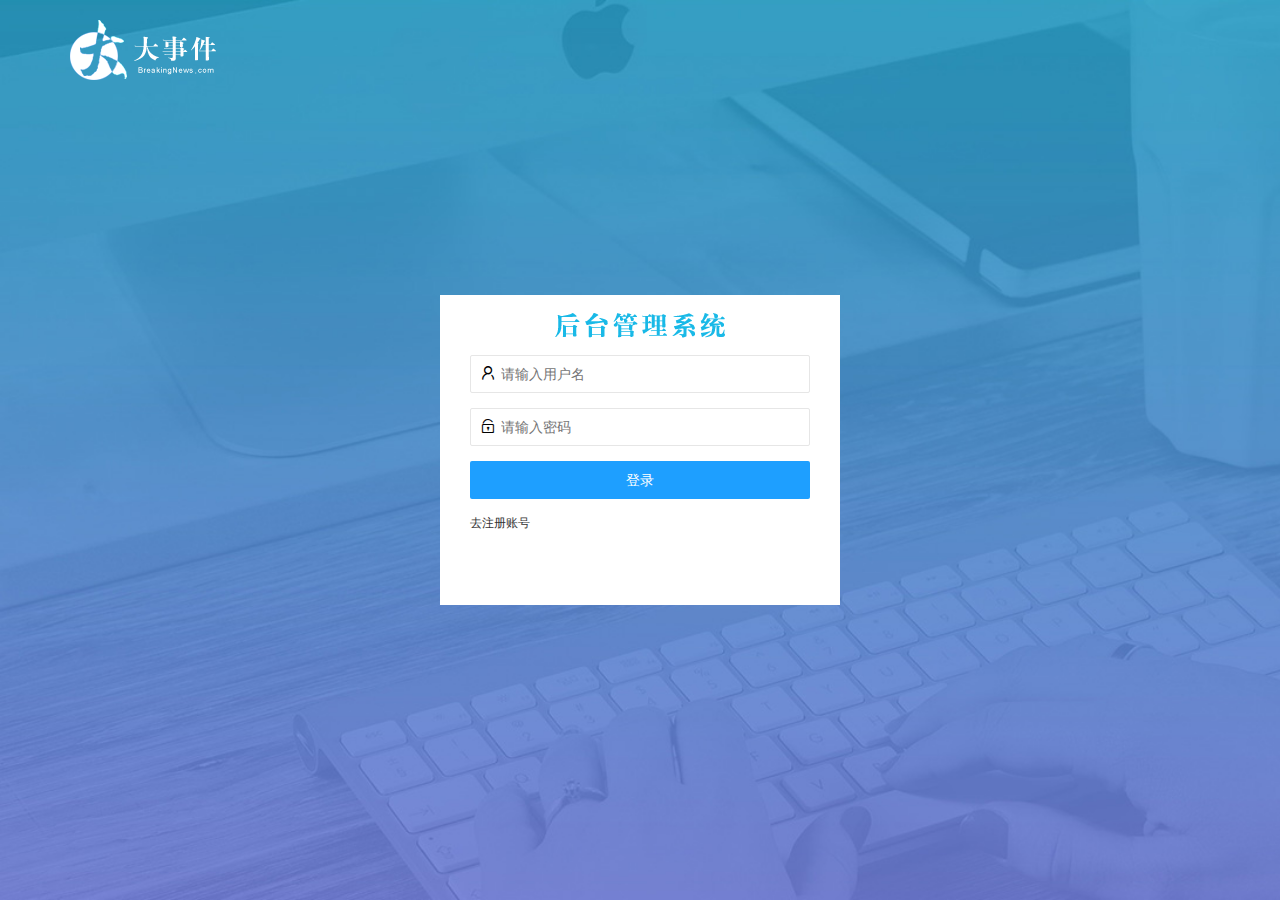
<file: login.html>
<!DOCTYPE html>
<html lang="en">

<head>
    <meta charset="UTF-8">
    <meta http-equiv="X-UA-Compatible" content="IE=edge">
    <meta name="viewport" content="width=device-width, initial-scale=1.0">
    <title>登录/注册</title>
    <!-- 引入layuicss样式 -->
    <link rel="stylesheet" href="assets/lib/layui/css/layui.css">
    <!-- 引入注册/登录css样式 -->
    <link rel="stylesheet" href="assets/css/login.css">
    <!-- 引入jQueryjs文件 -->
    <script src="assets/lib/jquery.js"></script>
    <!-- 引入 layui js文件 -->
    <script src="assets/lib/layui/layui.all.js"></script>
    <!-- 引入baseapi js文件 -->
    <script src="assets/js/baseApi.js"></script>
    <!-- 引入注册/登录页面js -->
    <script src="assets/js/login.js"></script>
</head>

<body>
    <!-- 大事件logo区域 -->
    <div class="logo layui-main">
        <img src="assets/images/logo.png" alt="">
    </div>
    <!-- 登陆注册区域 -->
    <div class="content">
        <!-- title背景图 -->
        <div class="title"></div>
        <!-- 登录功能区域 -->
        <div class="login_box">
            <form class="layui-form" id="form_login">
                <div class="layui-form-item">
                    <i class="layui-icon layui-icon-username"></i>
                    <input type="text" name="user" required lay-verify="required" placeholder="请输入用户名"
                        autocomplete="off" class="layui-input">
                </div>
                <div class="layui-form-item">
                    <i class="layui-icon layui-icon-password"></i>
                    <input type="password" name="password" lay-verify="required|pwd" placeholder="请输入密码"
                        autocomplete="off" class="layui-input">
                </div>
                <div class="layui-form-item">
                    <button class="layui-btn login_btn" lay-submit lay-filter="formDemo">登录</button>
                </div>
                <div class="layui-form-item">
                    <a href="javascript:;" class="reg_link">去注册账号</a>
                </div>
            </form>
        </div>
        <!-- 注册功能区域 -->
        <div class="reg_box">
            <form class="layui-form" id="form_reg">
                <div class="layui-form-item">
                    <i class="layui-icon layui-icon-username"></i>
                    <input type="text" name="user" required lay-verify="required" placeholder="请输入用户名"
                        autocomplete="off" class="layui-input">
                </div>
                <div class="layui-form-item">
                    <i class="layui-icon layui-icon-password"></i>
                    <input type="password" name="password" required lay-verify="required|pwd" placeholder="请输入密码"
                        autocomplete="off" class="layui-input" id="pwd_ipt">
                </div>
                <div class="layui-form-item">
                    <i class="layui-icon layui-icon-password"></i>
                    <input type="password" name="password" required lay-verify="required|pwd|re_pwd" placeholder="请再次输入密码"
                        autocomplete="off" class="layui-input">
                </div>
                <div class="layui-form-item">
                    <button class="layui-btn reg_btn" lay-submit lay-filter="formDemo">注册</button>
                </div>
                <div class="layui-form-item">
                    <a href="javascript:;" class="login_link">去登录</a>
                </div>
            </form>
        </div>
    </div>
</body>

</html>
</file>
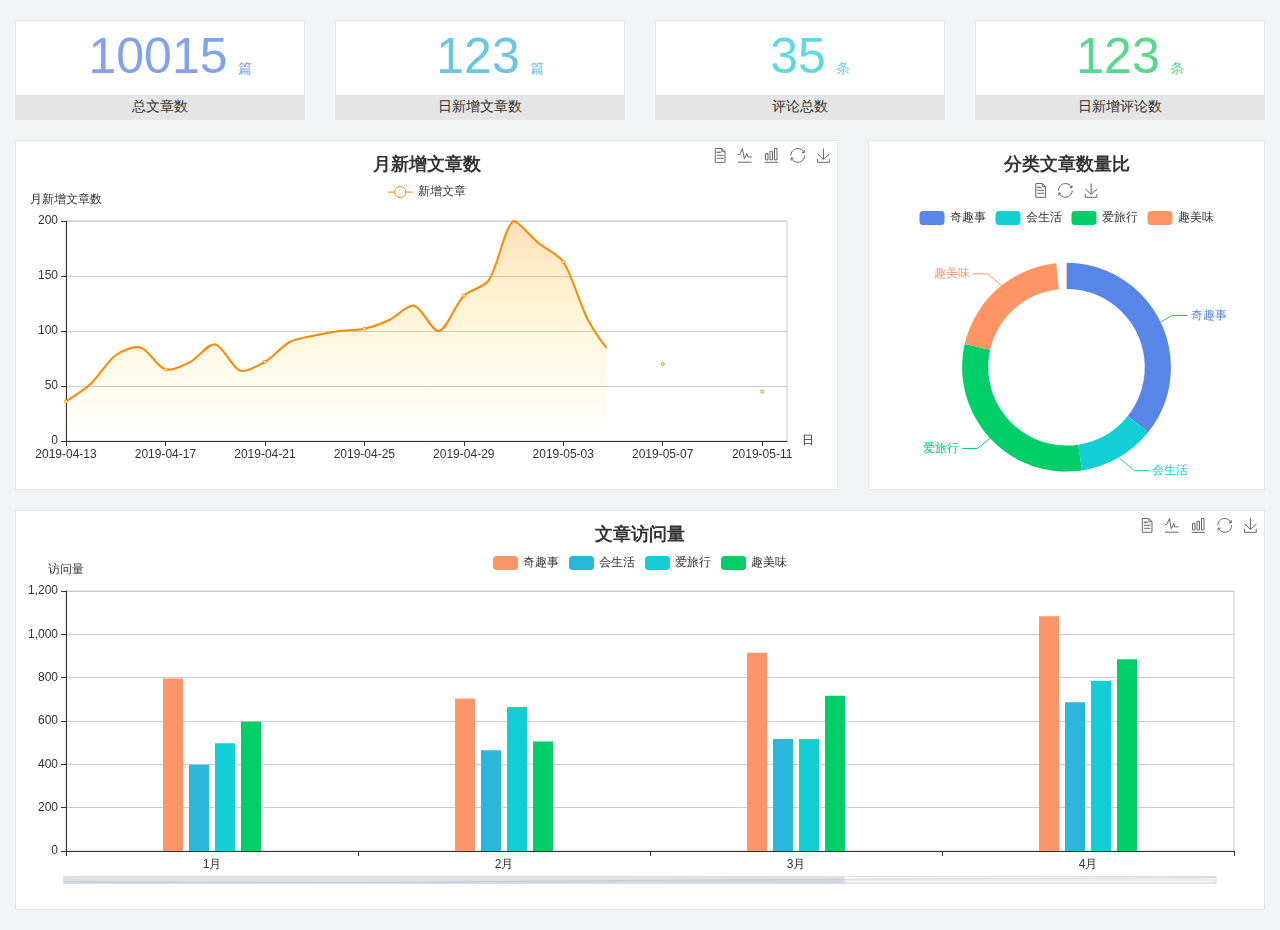
<file: home/dashboard.html>
<!DOCTYPE html>
<html lang="en">

<head>
  <meta charset="UTF-8">
  <meta name="viewport" content="width=device-width, initial-scale=1.0">
  <meta http-equiv="X-UA-Compatible" content="ie=edge">
  <title>图表统计</title>
  <link rel="stylesheet" href="../../assets/lib/bootstrap.css" />
  <link rel="stylesheet" href="../../assets/lib/main.css" />
  <script src="../../assets/lib/jquery.js"></script>
  <script type="text/javascript" src="../../assets/lib/echarts.min.js"></script>
</head>

<body>
  <div class="container-fluid">
    <div class="row spannel_list">
      <div class="col-sm-3 col-xs-6">
        <div class="spannel">
          <em>10015</em><span>篇</span>
          <b>总文章数</b>
        </div>
      </div>
      <div class="col-sm-3 col-xs-6">
        <div class="spannel scolor01">
          <em>123</em><span>篇</span>
          <b>日新增文章数</b>
        </div>
      </div>
      <div class="col-sm-3 col-xs-6">
        <div class="spannel scolor02">
          <em>35</em><span>条</span>
          <b>评论总数</b>
        </div>
      </div>
      <div class="col-sm-3 col-xs-6">
        <div class="spannel scolor03">
          <em>123</em><span>条</span>
          <b>日新增评论数</b>
        </div>
      </div>
    </div>
  </div>

  <div class="container-fluid">
    <div class="row curve-pie">
      <div class="col-lg-8 col-md-8">
        <div class="gragh_pannel" id="curve_show"></div>
      </div>
      <div class="col-lg-4 col-md-4">
        <div class="gragh_pannel" id="pie_show"></div>
      </div>
    </div>
  </div>

  <div class="container-fluid">
    <div class="column_pannel" id="column_show"></div>
  </div>

  <script>
    var oChart = echarts.init(document.getElementById('curve_show'));
    var aList_all = [
      { 'count': 36, 'date': '2019-04-13' },
      { 'count': 52, 'date': '2019-04-14' },
      { 'count': 78, 'date': '2019-04-15' },
      { 'count': 85, 'date': '2019-04-16' },
      { 'count': 65, 'date': '2019-04-17' },
      { 'count': 72, 'date': '2019-04-18' },
      { 'count': 88, 'date': '2019-04-19' },
      { 'count': 64, 'date': '2019-04-20' },
      { 'count': 72, 'date': '2019-04-21' },
      { 'count': 90, 'date': '2019-04-22' },
      { 'count': 96, 'date': '2019-04-23' },
      { 'count': 100, 'date': '2019-04-24' },
      { 'count': 102, 'date': '2019-04-25' },
      { 'count': 110, 'date': '2019-04-26' },
      { 'count': 123, 'date': '2019-04-27' },
      { 'count': 100, 'date': '2019-04-28' },
      { 'count': 132, 'date': '2019-04-29' },
      { 'count': 146, 'date': '2019-04-30' },
      { 'count': 200, 'date': '2019-05-01' },
      { 'count': 180, 'date': '2019-05-02' },
      { 'count': 163, 'date': '2019-05-03' },
      { 'count': 110, 'date': '2019-05-04' },
      { 'count': 80, 'date': '2019-05-05' },
      { 'count': 82, 'date': '2019-05-06' },
      { 'count': 70, 'date': '2019-05-07' },
      { 'count': 65, 'date': '2019-05-08' },
      { 'count': 54, 'date': '2019-05-09' },
      { 'count': 40, 'date': '2019-05-10' },
      { 'count': 45, 'date': '2019-05-11' },
      { 'count': 38, 'date': '2019-05-12' },
    ];

    let aCount = [];
    let aDate = [];

    for (var i = 0; i < aList_all.length; i++) {
      aCount.push(aList_all[i].count);
      aDate.push(aList_all[i].date);
    }

    var chartopt = {
      title: {
        text: '月新增文章数',
        left: 'center',
        top: '10'
      },
      tooltip: {
        trigger: 'axis'
      },
      legend: {
        data: ['新增文章'],
        top: '40'
      },
      toolbox: {
        show: true,
        feature: {
          mark: { show: true },
          dataView: { show: true, readOnly: false },
          magicType: { show: true, type: ['line', 'bar'] },
          restore: { show: true },
          saveAsImage: { show: true }
        }
      },
      calculable: true,
      xAxis: [
        {
          name: '日',
          type: 'category',
          boundaryGap: false,
          data: aDate
        }
      ],
      yAxis: [
        {
          name: '月新增文章数',
          type: 'value'
        }
      ],
      series: [
        {
          name: '新增文章',
          type: 'line',
          smooth: true,
          itemStyle: { normal: { areaStyle: { type: 'default' }, color: '#f80' }, lineStyle: { color: '#f80' } },
          data: aCount
        }],
      areaStyle: {
        normal: {
          color: new echarts.graphic.LinearGradient(0, 0, 0, 1, [{
            offset: 0,
            color: 'rgba(255,136,0,0.39)'
          }, {
            offset: .34,
            color: 'rgba(255,180,0,0.25)'
          }, {
            offset: 1,
            color: 'rgba(255,222,0,0.00)'
          }])

        }
      },
      grid: {
        show: true,
        x: 50,
        x2: 50,
        y: 80,
        height: 220
      }
    };

    oChart.setOption(chartopt);


    var oPie = echarts.init(document.getElementById('pie_show'));
    var oPieopt =
    {
      title: {
        top: 10,
        text: '分类文章数量比',
        x: 'center'
      },
      tooltip: {
        trigger: 'item',
        formatter: "{a} <br/>{b} : {c} ({d}%)"
      },
      color: ['#5885e8', '#13cfd5', '#00ce68', '#ff9565'],
      legend: {
        x: 'center',
        top: 65,
        data: ['奇趣事', '会生活', '爱旅行', '趣美味']
      },
      toolbox: {
        show: true,
        x: 'center',
        top: 35,
        feature: {
          mark: { show: true },
          dataView: { show: true, readOnly: false },
          magicType: {
            show: true,
            type: ['pie', 'funnel'],
            option: {
              funnel: {
                x: '25%',
                width: '50%',
                funnelAlign: 'left',
                max: 1548
              }
            }
          },
          restore: { show: true },
          saveAsImage: { show: true }
        }
      },
      calculable: true,
      series: [
        {
          name: '访问来源',
          type: 'pie',
          radius: ['45%', '60%'],
          center: ['50%', '65%'],
          data: [
            { value: 300, name: '奇趣事' },
            { value: 100, name: '会生活' },
            { value: 260, name: '爱旅行' },
            { value: 180, name: '趣美味' }
          ]
        }
      ]
    };
    oPie.setOption(oPieopt);



    var oColumn = this.echarts.init(document.getElementById('column_show'));
    var oColumnopt =
    {
      title: {
        text: '文章访问量',
        left: 'center',
        top: '10'
      },
      tooltip: {
        trigger: 'axis'
      },
      legend: {
        data: ['奇趣事', '会生活', '爱旅行', '趣美味'],
        top: '40'
      },
      toolbox: {
        show: true,
        feature: {
          mark: { show: true },
          dataView: { show: true, readOnly: false },
          magicType: { show: true, type: ['line', 'bar'] },
          restore: { show: true },
          saveAsImage: { show: true }
        }
      },
      calculable: true,
      xAxis: [
        {
          type: 'category',
          data: ['1月', '2月', '3月', '4月', '5月']
        }
      ],
      yAxis: [
        {
          name: '访问量',
          type: 'value'
        }
      ],
      series: [
        {
          name: '奇趣事',
          type: 'bar',
          barWidth: 20,
          itemStyle: {
            normal: { areaStyle: { type: 'default' }, color: '#fd956a' }
          },
          data: [800, 708, 920, 1090, 1200]
        },
        {
          name: '会生活',
          type: 'bar',
          barWidth: 20,
          itemStyle: {
            normal: { areaStyle: { type: 'default' }, color: '#2bb6db' }
          },
          data: [400, 468, 520, 690, 800]
        },
        {
          name: '爱旅行',
          type: 'bar',
          barWidth: 20,
          itemStyle: {
            normal: { areaStyle: { type: 'default' }, color: '#13cfd5' }
          },
          data: [500, 668, 520, 790, 900]
        },
        {
          name: '趣美味',
          type: 'bar',
          barWidth: 20,
          itemStyle: {
            normal: { areaStyle: { type: 'default' }, color: '#00ce68' }
          },
          data: [600, 508, 720, 890, 1000]
        }
      ],
      grid: {
        show: true,
        x: 50,
        x2: 30,
        y: 80,
        height: 260
      },
      dataZoom: [//给x轴设置滚动条
        {
          start: 0,//默认为0
          end: 100 - 1000 / 31,//默认为100
          type: 'slider',
          show: true,
          xAxisIndex: [0],
          handleSize: 0,//滑动条的 左右2个滑动条的大小
          height: 8,//组件高度
          left: 45, //左边的距离
          right: 50,//右边的距离
          bottom: 26,//右边的距离
          handleColor: '#ddd',//h滑动图标的颜色
          handleStyle: {
            borderColor: "#cacaca",
            borderWidth: "1",
            shadowBlur: 2,
            background: "#ddd",
            shadowColor: "#ddd",
          }
        }]
    };
    oColumn.setOption(oColumnopt);
  </script>
</body>

</html>
</file>
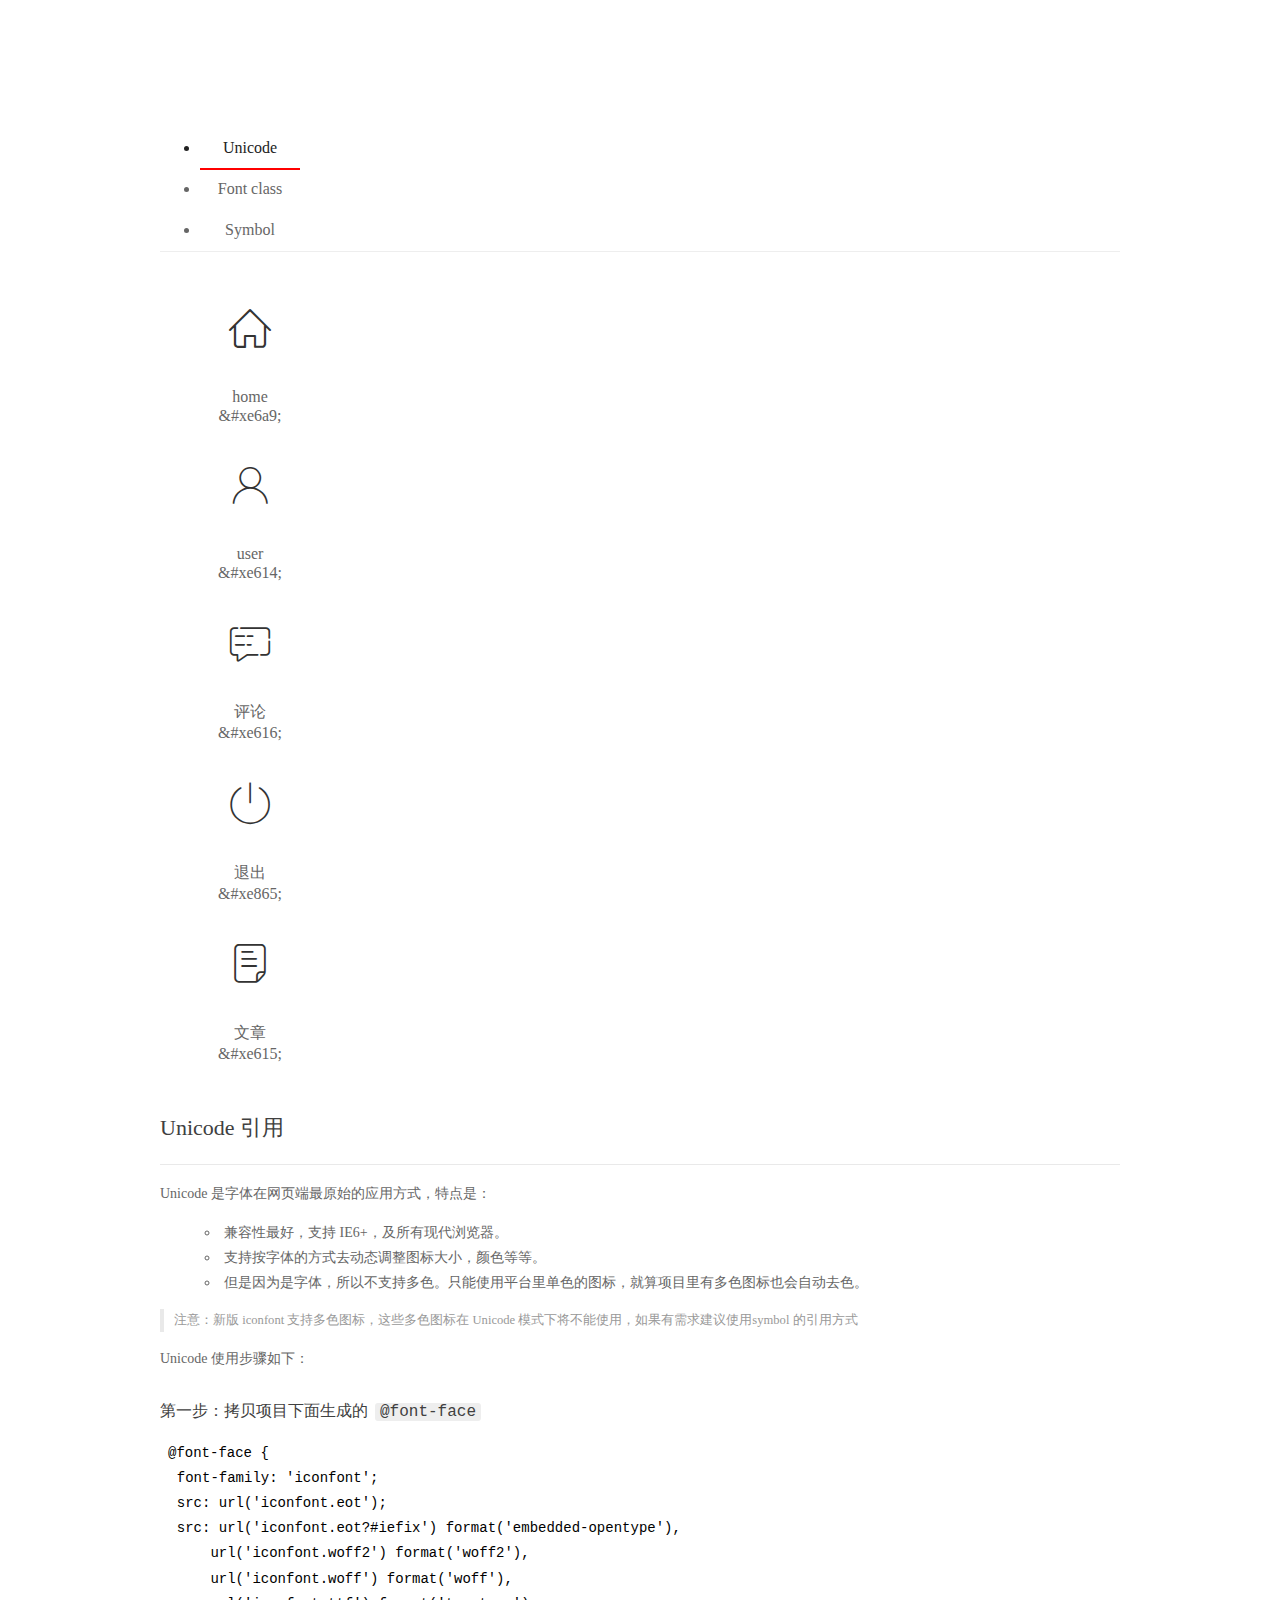
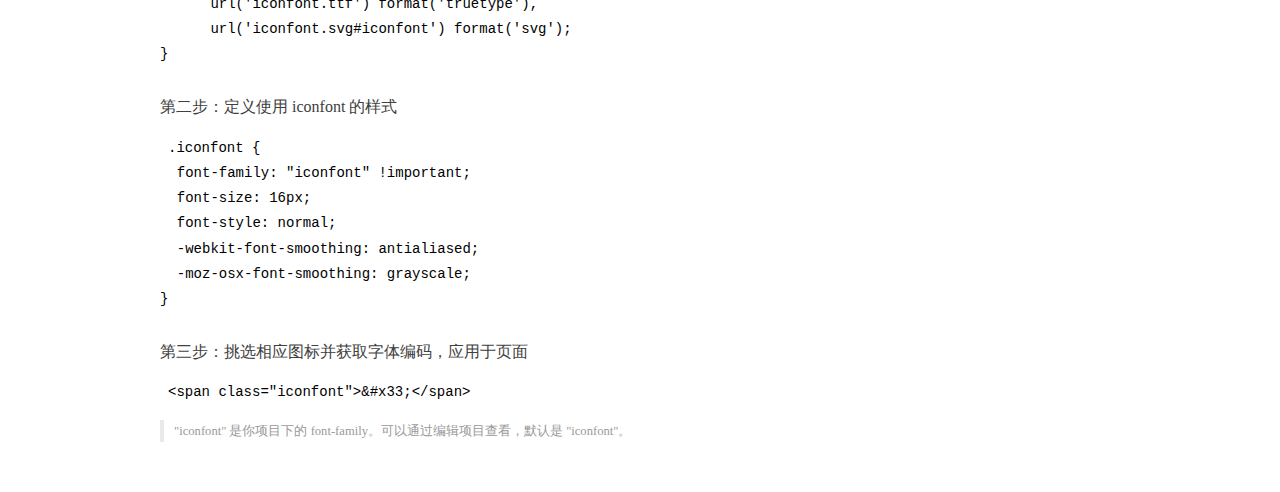
<file: assets/fonts/demo_index.html>
<!DOCTYPE html>
<html>
<head>
  <meta charset="utf-8"/>
  <title>IconFont Demo</title>
  <link rel="shortcut icon" href="https://gtms04.alicdn.com/tps/i4/TB1_oz6GVXXXXaFXpXXJDFnIXXX-64-64.ico" type="image/x-icon"/>
  <link rel="stylesheet" href="https://g.alicdn.com/thx/cube/1.3.2/cube.min.css">
  <link rel="stylesheet" href="demo.css">
  <link rel="stylesheet" href="iconfont.css">
  <script src="iconfont.js"></script>
  <!-- jQuery -->
  <script src="https://a1.alicdn.com/oss/uploads/2018/12/26/7bfddb60-08e8-11e9-9b04-53e73bb6408b.js"></script>
  <!-- 代码高亮 -->
  <script src="https://a1.alicdn.com/oss/uploads/2018/12/26/a3f714d0-08e6-11e9-8a15-ebf944d7534c.js"></script>
</head>
<body>
  <div class="main">
    <h1 class="logo"><a href="https://www.iconfont.cn/" title="iconfont 首页" target="_blank">&#xe86b;</a></h1>
    <div class="nav-tabs">
      <ul id="tabs" class="dib-box">
        <li class="dib active"><span>Unicode</span></li>
        <li class="dib"><span>Font class</span></li>
        <li class="dib"><span>Symbol</span></li>
      </ul>
      
    </div>
    <div class="tab-container">
      <div class="content unicode" style="display: block;">
          <ul class="icon_lists dib-box">
          
            <li class="dib">
              <span class="icon iconfont">&#xe6a9;</span>
                <div class="name">home</div>
                <div class="code-name">&amp;#xe6a9;</div>
              </li>
          
            <li class="dib">
              <span class="icon iconfont">&#xe614;</span>
                <div class="name">user</div>
                <div class="code-name">&amp;#xe614;</div>
              </li>
          
            <li class="dib">
              <span class="icon iconfont">&#xe616;</span>
                <div class="name">评论</div>
                <div class="code-name">&amp;#xe616;</div>
              </li>
          
            <li class="dib">
              <span class="icon iconfont">&#xe865;</span>
                <div class="name">退出</div>
                <div class="code-name">&amp;#xe865;</div>
              </li>
          
            <li class="dib">
              <span class="icon iconfont">&#xe615;</span>
                <div class="name">文章</div>
                <div class="code-name">&amp;#xe615;</div>
              </li>
          
          </ul>
          <div class="article markdown">
          <h2 id="unicode-">Unicode 引用</h2>
          <hr>

          <p>Unicode 是字体在网页端最原始的应用方式，特点是：</p>
          <ul>
            <li>兼容性最好，支持 IE6+，及所有现代浏览器。</li>
            <li>支持按字体的方式去动态调整图标大小，颜色等等。</li>
            <li>但是因为是字体，所以不支持多色。只能使用平台里单色的图标，就算项目里有多色图标也会自动去色。</li>
          </ul>
          <blockquote>
            <p>注意：新版 iconfont 支持多色图标，这些多色图标在 Unicode 模式下将不能使用，如果有需求建议使用symbol 的引用方式</p>
          </blockquote>
          <p>Unicode 使用步骤如下：</p>
          <h3 id="-font-face">第一步：拷贝项目下面生成的 <code>@font-face</code></h3>
<pre><code class="language-css"
>@font-face {
  font-family: 'iconfont';
  src: url('iconfont.eot');
  src: url('iconfont.eot?#iefix') format('embedded-opentype'),
      url('iconfont.woff2') format('woff2'),
      url('iconfont.woff') format('woff'),
      url('iconfont.ttf') format('truetype'),
      url('iconfont.svg#iconfont') format('svg');
}
</code></pre>
          <h3 id="-iconfont-">第二步：定义使用 iconfont 的样式</h3>
<pre><code class="language-css"
>.iconfont {
  font-family: "iconfont" !important;
  font-size: 16px;
  font-style: normal;
  -webkit-font-smoothing: antialiased;
  -moz-osx-font-smoothing: grayscale;
}
</code></pre>
          <h3 id="-">第三步：挑选相应图标并获取字体编码，应用于页面</h3>
<pre>
<code class="language-html"
>&lt;span class="iconfont"&gt;&amp;#x33;&lt;/span&gt;
</code></pre>
          <blockquote>
            <p>"iconfont" 是你项目下的 font-family。可以通过编辑项目查看，默认是 "iconfont"。</p>
          </blockquote>
          </div>
      </div>
      <div class="content font-class">
        <ul class="icon_lists dib-box">
          
          <li class="dib">
            <span class="icon iconfont icon-home"></span>
            <div class="name">
              home
            </div>
            <div class="code-name">.icon-home
            </div>
          </li>
          
          <li class="dib">
            <span class="icon iconfont icon-user"></span>
            <div class="name">
              user
            </div>
            <div class="code-name">.icon-user
            </div>
          </li>
          
          <li class="dib">
            <span class="icon iconfont icon-pinglun"></span>
            <div class="name">
              评论
            </div>
            <div class="code-name">.icon-pinglun
            </div>
          </li>
          
          <li class="dib">
            <span class="icon iconfont icon-tuichu"></span>
            <div class="name">
              退出
            </div>
            <div class="code-name">.icon-tuichu
            </div>
          </li>
          
          <li class="dib">
            <span class="icon iconfont icon-16"></span>
            <div class="name">
              文章
            </div>
            <div class="code-name">.icon-16
            </div>
          </li>
          
        </ul>
        <div class="article markdown">
        <h2 id="font-class-">font-class 引用</h2>
        <hr>

        <p>font-class 是 Unicode 使用方式的一种变种，主要是解决 Unicode 书写不直观，语意不明确的问题。</p>
        <p>与 Unicode 使用方式相比，具有如下特点：</p>
        <ul>
          <li>兼容性良好，支持 IE8+，及所有现代浏览器。</li>
          <li>相比于 Unicode 语意明确，书写更直观。可以很容易分辨这个 icon 是什么。</li>
          <li>因为使用 class 来定义图标，所以当要替换图标时，只需要修改 class 里面的 Unicode 引用。</li>
          <li>不过因为本质上还是使用的字体，所以多色图标还是不支持的。</li>
        </ul>
        <p>使用步骤如下：</p>
        <h3 id="-fontclass-">第一步：引入项目下面生成的 fontclass 代码：</h3>
<pre><code class="language-html">&lt;link rel="stylesheet" href="./iconfont.css"&gt;
</code></pre>
        <h3 id="-">第二步：挑选相应图标并获取类名，应用于页面：</h3>
<pre><code class="language-html">&lt;span class="iconfont icon-xxx"&gt;&lt;/span&gt;
</code></pre>
        <blockquote>
          <p>"
            iconfont" 是你项目下的 font-family。可以通过编辑项目查看，默认是 "iconfont"。</p>
        </blockquote>
      </div>
      </div>
      <div class="content symbol">
          <ul class="icon_lists dib-box">
          
            <li class="dib">
                <svg class="icon svg-icon" aria-hidden="true">
                  <use xlink:href="#icon-home"></use>
                </svg>
                <div class="name">home</div>
                <div class="code-name">#icon-home</div>
            </li>
          
            <li class="dib">
                <svg class="icon svg-icon" aria-hidden="true">
                  <use xlink:href="#icon-user"></use>
                </svg>
                <div class="name">user</div>
                <div class="code-name">#icon-user</div>
            </li>
          
            <li class="dib">
                <svg class="icon svg-icon" aria-hidden="true">
                  <use xlink:href="#icon-pinglun"></use>
                </svg>
                <div class="name">评论</div>
                <div class="code-name">#icon-pinglun</div>
            </li>
          
            <li class="dib">
                <svg class="icon svg-icon" aria-hidden="true">
                  <use xlink:href="#icon-tuichu"></use>
                </svg>
                <div class="name">退出</div>
                <div class="code-name">#icon-tuichu</div>
            </li>
          
            <li class="dib">
                <svg class="icon svg-icon" aria-hidden="true">
                  <use xlink:href="#icon-16"></use>
                </svg>
                <div class="name">文章</div>
                <div class="code-name">#icon-16</div>
            </li>
          
          </ul>
          <div class="article markdown">
          <h2 id="symbol-">Symbol 引用</h2>
          <hr>

          <p>这是一种全新的使用方式，应该说这才是未来的主流，也是平台目前推荐的用法。相关介绍可以参考这篇<a href="">文章</a>
            这种用法其实是做了一个 SVG 的集合，与另外两种相比具有如下特点：</p>
          <ul>
            <li>支持多色图标了，不再受单色限制。</li>
            <li>通过一些技巧，支持像字体那样，通过 <code>font-size</code>, <code>color</code> 来调整样式。</li>
            <li>兼容性较差，支持 IE9+，及现代浏览器。</li>
            <li>浏览器渲染 SVG 的性能一般，还不如 png。</li>
          </ul>
          <p>使用步骤如下：</p>
          <h3 id="-symbol-">第一步：引入项目下面生成的 symbol 代码：</h3>
<pre><code class="language-html">&lt;script src="./iconfont.js"&gt;&lt;/script&gt;
</code></pre>
          <h3 id="-css-">第二步：加入通用 CSS 代码（引入一次就行）：</h3>
<pre><code class="language-html">&lt;style&gt;
.icon {
  width: 1em;
  height: 1em;
  vertical-align: -0.15em;
  fill: currentColor;
  overflow: hidden;
}
&lt;/style&gt;
</code></pre>
          <h3 id="-">第三步：挑选相应图标并获取类名，应用于页面：</h3>
<pre><code class="language-html">&lt;svg class="icon" aria-hidden="true"&gt;
  &lt;use xlink:href="#icon-xxx"&gt;&lt;/use&gt;
&lt;/svg&gt;
</code></pre>
          </div>
      </div>

    </div>
  </div>
  <script>
  $(document).ready(function () {
      $('.tab-container .content:first').show()

      $('#tabs li').click(function (e) {
        var tabContent = $('.tab-container .content')
        var index = $(this).index()

        if ($(this).hasClass('active')) {
          return
        } else {
          $('#tabs li').removeClass('active')
          $(this).addClass('active')

          tabContent.hide().eq(index).fadeIn()
        }
      })
    })
  </script>
</body>
</html>
</file>
<file: assets/lib/layui/css/layui.css>
/** layui-v2.5.5 MIT License By https://www.layui.com */
 .layui-inline,img{display:inline-block;vertical-align:middle}h1,h2,h3,h4,h5,h6{font-weight:400}.layui-edge,.layui-header,.layui-inline,.layui-main{position:relative}.layui-body,.layui-edge,.layui-elip{overflow:hidden}.layui-btn,.layui-edge,.layui-inline,img{vertical-align:middle}.layui-btn,.layui-disabled,.layui-icon,.layui-unselect{-moz-user-select:none;-webkit-user-select:none;-ms-user-select:none}.layui-elip,.layui-form-checkbox span,.layui-form-pane .layui-form-label{text-overflow:ellipsis;white-space:nowrap}.layui-breadcrumb,.layui-tree-btnGroup{visibility:hidden}blockquote,body,button,dd,div,dl,dt,form,h1,h2,h3,h4,h5,h6,input,li,ol,p,pre,td,textarea,th,ul{margin:0;padding:0;-webkit-tap-highlight-color:rgba(0,0,0,0)}a:active,a:hover{outline:0}img{border:none}li{list-style:none}table{border-collapse:collapse;border-spacing:0}h4,h5,h6{font-size:100%}button,input,optgroup,option,select,textarea{font-family:inherit;font-size:inherit;font-style:inherit;font-weight:inherit;outline:0}pre{white-space:pre-wrap;white-space:-moz-pre-wrap;white-space:-pre-wrap;white-space:-o-pre-wrap;word-wrap:break-word}body{line-height:24px;font:14px Helvetica Neue,Helvetica,PingFang SC,Tahoma,Arial,sans-serif}hr{height:1px;margin:10px 0;border:0;clear:both}a{color:#333;text-decoration:none}a:hover{color:#777}a cite{font-style:normal;*cursor:pointer}.layui-border-box,.layui-border-box *{box-sizing:border-box}.layui-box,.layui-box *{box-sizing:content-box}.layui-clear{clear:both;*zoom:1}.layui-clear:after{content:'\20';clear:both;*zoom:1;display:block;height:0}.layui-inline{*display:inline;*zoom:1}.layui-edge{display:inline-block;width:0;height:0;border-width:6px;border-style:dashed;border-color:transparent}.layui-edge-top{top:-4px;border-bottom-color:#999;border-bottom-style:solid}.layui-edge-right{border-left-color:#999;border-left-style:solid}.layui-edge-bottom{top:2px;border-top-color:#999;border-top-style:solid}.layui-edge-left{border-right-color:#999;border-right-style:solid}.layui-disabled,.layui-disabled:hover{color:#d2d2d2!important;cursor:not-allowed!important}.layui-circle{border-radius:100%}.layui-show{display:block!important}.layui-hide{display:none!important}@font-face{font-family:layui-icon;src:url(../font/iconfont.eot?v=250);src:url(../font/iconfont.eot?v=250#iefix) format('embedded-opentype'),url(../font/iconfont.woff2?v=250) format('woff2'),url(../font/iconfont.woff?v=250) format('woff'),url(../font/iconfont.ttf?v=250) format('truetype'),url(../font/iconfont.svg?v=250#layui-icon) format('svg')}.layui-icon{font-family:layui-icon!important;font-size:16px;font-style:normal;-webkit-font-smoothing:antialiased;-moz-osx-font-smoothing:grayscale}.layui-icon-reply-fill:before{content:"\e611"}.layui-icon-set-fill:before{content:"\e614"}.layui-icon-menu-fill:before{content:"\e60f"}.layui-icon-search:before{content:"\e615"}.layui-icon-share:before{content:"\e641"}.layui-icon-set-sm:before{content:"\e620"}.layui-icon-engine:before{content:"\e628"}.layui-icon-close:before{content:"\1006"}.layui-icon-close-fill:before{content:"\1007"}.layui-icon-chart-screen:before{content:"\e629"}.layui-icon-star:before{content:"\e600"}.layui-icon-circle-dot:before{content:"\e617"}.layui-icon-chat:before{content:"\e606"}.layui-icon-release:before{content:"\e609"}.layui-icon-list:before{content:"\e60a"}.layui-icon-chart:before{content:"\e62c"}.layui-icon-ok-circle:before{content:"\1005"}.layui-icon-layim-theme:before{content:"\e61b"}.layui-icon-table:before{content:"\e62d"}.layui-icon-right:before{content:"\e602"}.layui-icon-left:before{content:"\e603"}.layui-icon-cart-simple:before{content:"\e698"}.layui-icon-face-cry:before{content:"\e69c"}.layui-icon-face-smile:before{content:"\e6af"}.layui-icon-survey:before{content:"\e6b2"}.layui-icon-tree:before{content:"\e62e"}.layui-icon-upload-circle:before{content:"\e62f"}.layui-icon-add-circle:before{content:"\e61f"}.layui-icon-download-circle:before{content:"\e601"}.layui-icon-templeate-1:before{content:"\e630"}.layui-icon-util:before{content:"\e631"}.layui-icon-face-surprised:before{content:"\e664"}.layui-icon-edit:before{content:"\e642"}.layui-icon-speaker:before{content:"\e645"}.layui-icon-down:before{content:"\e61a"}.layui-icon-file:before{content:"\e621"}.layui-icon-layouts:before{content:"\e632"}.layui-icon-rate-half:before{content:"\e6c9"}.layui-icon-add-circle-fine:before{content:"\e608"}.layui-icon-prev-circle:before{content:"\e633"}.layui-icon-read:before{content:"\e705"}.layui-icon-404:before{content:"\e61c"}.layui-icon-carousel:before{content:"\e634"}.layui-icon-help:before{content:"\e607"}.layui-icon-code-circle:before{content:"\e635"}.layui-icon-water:before{content:"\e636"}.layui-icon-username:before{content:"\e66f"}.layui-icon-find-fill:before{content:"\e670"}.layui-icon-about:before{content:"\e60b"}.layui-icon-location:before{content:"\e715"}.layui-icon-up:before{content:"\e619"}.layui-icon-pause:before{content:"\e651"}.layui-icon-date:before{content:"\e637"}.layui-icon-layim-uploadfile:before{content:"\e61d"}.layui-icon-delete:before{content:"\e640"}.layui-icon-play:before{content:"\e652"}.layui-icon-top:before{content:"\e604"}.layui-icon-friends:before{content:"\e612"}.layui-icon-refresh-3:before{content:"\e9aa"}.layui-icon-ok:before{content:"\e605"}.layui-icon-layer:before{content:"\e638"}.layui-icon-face-smile-fine:before{content:"\e60c"}.layui-icon-dollar:before{content:"\e659"}.layui-icon-group:before{content:"\e613"}.layui-icon-layim-download:before{content:"\e61e"}.layui-icon-picture-fine:before{content:"\e60d"}.layui-icon-link:before{content:"\e64c"}.layui-icon-diamond:before{content:"\e735"}.layui-icon-log:before{content:"\e60e"}.layui-icon-rate-solid:before{content:"\e67a"}.layui-icon-fonts-del:before{content:"\e64f"}.layui-icon-unlink:before{content:"\e64d"}.layui-icon-fonts-clear:before{content:"\e639"}.layui-icon-triangle-r:before{content:"\e623"}.layui-icon-circle:before{content:"\e63f"}.layui-icon-radio:before{content:"\e643"}.layui-icon-align-center:before{content:"\e647"}.layui-icon-align-right:before{content:"\e648"}.layui-icon-align-left:before{content:"\e649"}.layui-icon-loading-1:before{content:"\e63e"}.layui-icon-return:before{content:"\e65c"}.layui-icon-fonts-strong:before{content:"\e62b"}.layui-icon-upload:before{content:"\e67c"}.layui-icon-dialogue:before{content:"\e63a"}.layui-icon-video:before{content:"\e6ed"}.layui-icon-headset:before{content:"\e6fc"}.layui-icon-cellphone-fine:before{content:"\e63b"}.layui-icon-add-1:before{content:"\e654"}.layui-icon-face-smile-b:before{content:"\e650"}.layui-icon-fonts-html:before{content:"\e64b"}.layui-icon-form:before{content:"\e63c"}.layui-icon-cart:before{content:"\e657"}.layui-icon-camera-fill:before{content:"\e65d"}.layui-icon-tabs:before{content:"\e62a"}.layui-icon-fonts-code:before{content:"\e64e"}.layui-icon-fire:before{content:"\e756"}.layui-icon-set:before{content:"\e716"}.layui-icon-fonts-u:before{content:"\e646"}.layui-icon-triangle-d:before{content:"\e625"}.layui-icon-tips:before{content:"\e702"}.layui-icon-picture:before{content:"\e64a"}.layui-icon-more-vertical:before{content:"\e671"}.layui-icon-flag:before{content:"\e66c"}.layui-icon-loading:before{content:"\e63d"}.layui-icon-fonts-i:before{content:"\e644"}.layui-icon-refresh-1:before{content:"\e666"}.layui-icon-rmb:before{content:"\e65e"}.layui-icon-home:before{content:"\e68e"}.layui-icon-user:before{content:"\e770"}.layui-icon-notice:before{content:"\e667"}.layui-icon-login-weibo:before{content:"\e675"}.layui-icon-voice:before{content:"\e688"}.layui-icon-upload-drag:before{content:"\e681"}.layui-icon-login-qq:before{content:"\e676"}.layui-icon-snowflake:before{content:"\e6b1"}.layui-icon-file-b:before{content:"\e655"}.layui-icon-template:before{content:"\e663"}.layui-icon-auz:before{content:"\e672"}.layui-icon-console:before{content:"\e665"}.layui-icon-app:before{content:"\e653"}.layui-icon-prev:before{content:"\e65a"}.layui-icon-website:before{content:"\e7ae"}.layui-icon-next:before{content:"\e65b"}.layui-icon-component:before{content:"\e857"}.layui-icon-more:before{content:"\e65f"}.layui-icon-login-wechat:before{content:"\e677"}.layui-icon-shrink-right:before{content:"\e668"}.layui-icon-spread-left:before{content:"\e66b"}.layui-icon-camera:before{content:"\e660"}.layui-icon-note:before{content:"\e66e"}.layui-icon-refresh:before{content:"\e669"}.layui-icon-female:before{content:"\e661"}.layui-icon-male:before{content:"\e662"}.layui-icon-password:before{content:"\e673"}.layui-icon-senior:before{content:"\e674"}.layui-icon-theme:before{content:"\e66a"}.layui-icon-tread:before{content:"\e6c5"}.layui-icon-praise:before{content:"\e6c6"}.layui-icon-star-fill:before{content:"\e658"}.layui-icon-rate:before{content:"\e67b"}.layui-icon-template-1:before{content:"\e656"}.layui-icon-vercode:before{content:"\e679"}.layui-icon-cellphone:before{content:"\e678"}.layui-icon-screen-full:before{content:"\e622"}.layui-icon-screen-restore:before{content:"\e758"}.layui-icon-cols:before{content:"\e610"}.layui-icon-export:before{content:"\e67d"}.layui-icon-print:before{content:"\e66d"}.layui-icon-slider:before{content:"\e714"}.layui-icon-addition:before{content:"\e624"}.layui-icon-subtraction:before{content:"\e67e"}.layui-icon-service:before{content:"\e626"}.layui-icon-transfer:before{content:"\e691"}.layui-main{width:1140px;margin:0 auto}.layui-header{z-index:1000;height:60px}.layui-header a:hover{transition:all .5s;-webkit-transition:all .5s}.layui-side{position:fixed;left:0;top:0;bottom:0;z-index:999;width:200px;overflow-x:hidden}.layui-side-scroll{position:relative;width:220px;height:100%;overflow-x:hidden}.layui-body{position:absolute;left:200px;right:0;top:0;bottom:0;z-index:998;width:auto;overflow-y:auto;box-sizing:border-box}.layui-layout-body{overflow:hidden}.layui-layout-admin .layui-header{background-color:#23262E}.layui-layout-admin .layui-side{top:60px;width:200px;overflow-x:hidden}.layui-layout-admin .layui-body{position:fixed;top:60px;bottom:44px}.layui-layout-admin .layui-main{width:auto;margin:0 15px}.layui-layout-admin .layui-footer{position:fixed;left:200px;right:0;bottom:0;height:44px;line-height:44px;padding:0 15px;background-color:#eee}.layui-layout-admin .layui-logo{position:absolute;left:0;top:0;width:200px;height:100%;line-height:60px;text-align:center;color:#009688;font-size:16px}.layui-layout-admin .layui-header .layui-nav{background:0 0}.layui-layout-left{position:absolute!important;left:200px;top:0}.layui-layout-right{position:absolute!important;right:0;top:0}.layui-container{position:relative;margin:0 auto;padding:0 15px;box-sizing:border-box}.layui-fluid{position:relative;margin:0 auto;padding:0 15px}.layui-row:after,.layui-row:before{content:'';display:block;clear:both}.layui-col-lg1,.layui-col-lg10,.layui-col-lg11,.layui-col-lg12,.layui-col-lg2,.layui-col-lg3,.layui-col-lg4,.layui-col-lg5,.layui-col-lg6,.layui-col-lg7,.layui-col-lg8,.layui-col-lg9,.layui-col-md1,.layui-col-md10,.layui-col-md11,.layui-col-md12,.layui-col-md2,.layui-col-md3,.layui-col-md4,.layui-col-md5,.layui-col-md6,.layui-col-md7,.layui-col-md8,.layui-col-md9,.layui-col-sm1,.layui-col-sm10,.layui-col-sm11,.layui-col-sm12,.layui-col-sm2,.layui-col-sm3,.layui-col-sm4,.layui-col-sm5,.layui-col-sm6,.layui-col-sm7,.layui-col-sm8,.layui-col-sm9,.layui-col-xs1,.layui-col-xs10,.layui-col-xs11,.layui-col-xs12,.layui-col-xs2,.layui-col-xs3,.layui-col-xs4,.layui-col-xs5,.layui-col-xs6,.layui-col-xs7,.layui-col-xs8,.layui-col-xs9{position:relative;display:block;box-sizing:border-box}.layui-col-xs1,.layui-col-xs10,.layui-col-xs11,.layui-col-xs12,.layui-col-xs2,.layui-col-xs3,.layui-col-xs4,.layui-col-xs5,.layui-col-xs6,.layui-col-xs7,.layui-col-xs8,.layui-col-xs9{float:left}.layui-col-xs1{width:8.33333333%}.layui-col-xs2{width:16.66666667%}.layui-col-xs3{width:25%}.layui-col-xs4{width:33.33333333%}.layui-col-xs5{width:41.66666667%}.layui-col-xs6{width:50%}.layui-col-xs7{width:58.33333333%}.layui-col-xs8{width:66.66666667%}.layui-col-xs9{width:75%}.layui-col-xs10{width:83.33333333%}.layui-col-xs11{width:91.66666667%}.layui-col-xs12{width:100%}.layui-col-xs-offset1{margin-left:8.33333333%}.layui-col-xs-offset2{margin-left:16.66666667%}.layui-col-xs-offset3{margin-left:25%}.layui-col-xs-offset4{margin-left:33.33333333%}.layui-col-xs-offset5{margin-left:41.66666667%}.layui-col-xs-offset6{margin-left:50%}.layui-col-xs-offset7{margin-left:58.33333333%}.layui-col-xs-offset8{margin-left:66.66666667%}.layui-col-xs-offset9{margin-left:75%}.layui-col-xs-offset10{margin-left:83.33333333%}.layui-col-xs-offset11{margin-left:91.66666667%}.layui-col-xs-offset12{margin-left:100%}@media screen and (max-width:768px){.layui-hide-xs{display:none!important}.layui-show-xs-block{display:block!important}.layui-show-xs-inline{display:inline!important}.layui-show-xs-inline-block{display:inline-block!important}}@media screen and (min-width:768px){.layui-container{width:750px}.layui-hide-sm{display:none!important}.layui-show-sm-block{display:block!important}.layui-show-sm-inline{display:inline!important}.layui-show-sm-inline-block{display:inline-block!important}.layui-col-sm1,.layui-col-sm10,.layui-col-sm11,.layui-col-sm12,.layui-col-sm2,.layui-col-sm3,.layui-col-sm4,.layui-col-sm5,.layui-col-sm6,.layui-col-sm7,.layui-col-sm8,.layui-col-sm9{float:left}.layui-col-sm1{width:8.33333333%}.layui-col-sm2{width:16.66666667%}.layui-col-sm3{width:25%}.layui-col-sm4{width:33.33333333%}.layui-col-sm5{width:41.66666667%}.layui-col-sm6{width:50%}.layui-col-sm7{width:58.33333333%}.layui-col-sm8{width:66.66666667%}.layui-col-sm9{width:75%}.layui-col-sm10{width:83.33333333%}.layui-col-sm11{width:91.66666667%}.layui-col-sm12{width:100%}.layui-col-sm-offset1{margin-left:8.33333333%}.layui-col-sm-offset2{margin-left:16.66666667%}.layui-col-sm-offset3{margin-left:25%}.layui-col-sm-offset4{margin-left:33.33333333%}.layui-col-sm-offset5{margin-left:41.66666667%}.layui-col-sm-offset6{margin-left:50%}.layui-col-sm-offset7{margin-left:58.33333333%}.layui-col-sm-offset8{margin-left:66.66666667%}.layui-col-sm-offset9{margin-left:75%}.layui-col-sm-offset10{margin-left:83.33333333%}.layui-col-sm-offset11{margin-left:91.66666667%}.layui-col-sm-offset12{margin-left:100%}}@media screen and (min-width:992px){.layui-container{width:970px}.layui-hide-md{display:none!important}.layui-show-md-block{display:block!important}.layui-show-md-inline{display:inline!important}.layui-show-md-inline-block{display:inline-block!important}.layui-col-md1,.layui-col-md10,.layui-col-md11,.layui-col-md12,.layui-col-md2,.layui-col-md3,.layui-col-md4,.layui-col-md5,.layui-col-md6,.layui-col-md7,.layui-col-md8,.layui-col-md9{float:left}.layui-col-md1{width:8.33333333%}.layui-col-md2{width:16.66666667%}.layui-col-md3{width:25%}.layui-col-md4{width:33.33333333%}.layui-col-md5{width:41.66666667%}.layui-col-md6{width:50%}.layui-col-md7{width:58.33333333%}.layui-col-md8{width:66.66666667%}.layui-col-md9{width:75%}.layui-col-md10{width:83.33333333%}.layui-col-md11{width:91.66666667%}.layui-col-md12{width:100%}.layui-col-md-offset1{margin-left:8.33333333%}.layui-col-md-offset2{margin-left:16.66666667%}.layui-col-md-offset3{margin-left:25%}.layui-col-md-offset4{margin-left:33.33333333%}.layui-col-md-offset5{margin-left:41.66666667%}.layui-col-md-offset6{margin-left:50%}.layui-col-md-offset7{margin-left:58.33333333%}.layui-col-md-offset8{margin-left:66.66666667%}.layui-col-md-offset9{margin-left:75%}.layui-col-md-offset10{margin-left:83.33333333%}.layui-col-md-offset11{margin-left:91.66666667%}.layui-col-md-offset12{margin-left:100%}}@media screen and (min-width:1200px){.layui-container{width:1170px}.layui-hide-lg{display:none!important}.layui-show-lg-block{display:block!important}.layui-show-lg-inline{display:inline!important}.layui-show-lg-inline-block{display:inline-block!important}.layui-col-lg1,.layui-col-lg10,.layui-col-lg11,.layui-col-lg12,.layui-col-lg2,.layui-col-lg3,.layui-col-lg4,.layui-col-lg5,.layui-col-lg6,.layui-col-lg7,.layui-col-lg8,.layui-col-lg9{float:left}.layui-col-lg1{width:8.33333333%}.layui-col-lg2{width:16.66666667%}.layui-col-lg3{width:25%}.layui-col-lg4{width:33.33333333%}.layui-col-lg5{width:41.66666667%}.layui-col-lg6{width:50%}.layui-col-lg7{width:58.33333333%}.layui-col-lg8{width:66.66666667%}.layui-col-lg9{width:75%}.layui-col-lg10{width:83.33333333%}.layui-col-lg11{width:91.66666667%}.layui-col-lg12{width:100%}.layui-col-lg-offset1{margin-left:8.33333333%}.layui-col-lg-offset2{margin-left:16.66666667%}.layui-col-lg-offset3{margin-left:25%}.layui-col-lg-offset4{margin-left:33.33333333%}.layui-col-lg-offset5{margin-left:41.66666667%}.layui-col-lg-offset6{margin-left:50%}.layui-col-lg-offset7{margin-left:58.33333333%}.layui-col-lg-offset8{margin-left:66.66666667%}.layui-col-lg-offset9{margin-left:75%}.layui-col-lg-offset10{margin-left:83.33333333%}.layui-col-lg-offset11{margin-left:91.66666667%}.layui-col-lg-offset12{margin-left:100%}}.layui-col-space1{margin:-.5px}.layui-col-space1>*{padding:.5px}.layui-col-space3{margin:-1.5px}.layui-col-space3>*{padding:1.5px}.layui-col-space5{margin:-2.5px}.layui-col-space5>*{padding:2.5px}.layui-col-space8{margin:-3.5px}.layui-col-space8>*{padding:3.5px}.layui-col-space10{margin:-5px}.layui-col-space10>*{padding:5px}.layui-col-space12{margin:-6px}.layui-col-space12>*{padding:6px}.layui-col-space15{margin:-7.5px}.layui-col-space15>*{padding:7.5px}.layui-col-space18{margin:-9px}.layui-col-space18>*{padding:9px}.layui-col-space20{margin:-10px}.layui-col-space20>*{padding:10px}.layui-col-space22{margin:-11px}.layui-col-space22>*{padding:11px}.layui-col-space25{margin:-12.5px}.layui-col-space25>*{padding:12.5px}.layui-col-space30{margin:-15px}.layui-col-space30>*{padding:15px}.layui-btn,.layui-input,.layui-select,.layui-textarea,.layui-upload-button{outline:0;-webkit-appearance:none;transition:all .3s;-webkit-transition:all .3s;box-sizing:border-box}.layui-elem-quote{margin-bottom:10px;padding:15px;line-height:22px;border-left:5px solid #009688;border-radius:0 2px 2px 0;background-color:#f2f2f2}.layui-quote-nm{border-style:solid;border-width:1px 1px 1px 5px;background:0 0}.layui-elem-field{margin-bottom:10px;padding:0;border-width:1px;border-style:solid}.layui-elem-field legend{margin-left:20px;padding:0 10px;font-size:20px;font-weight:300}.layui-field-title{margin:10px 0 20px;border-width:1px 0 0}.layui-field-box{padding:10px 15px}.layui-field-title .layui-field-box{padding:10px 0}.layui-progress{position:relative;height:6px;border-radius:20px;background-color:#e2e2e2}.layui-progress-bar{position:absolute;left:0;top:0;width:0;max-width:100%;height:6px;border-radius:20px;text-align:right;background-color:#5FB878;transition:all .3s;-webkit-transition:all .3s}.layui-progress-big,.layui-progress-big .layui-progress-bar{height:18px;line-height:18px}.layui-progress-text{position:relative;top:-20px;line-height:18px;font-size:12px;color:#666}.layui-progress-big .layui-progress-text{position:static;padding:0 10px;color:#fff}.layui-collapse{border-width:1px;border-style:solid;border-radius:2px}.layui-colla-content,.layui-colla-item{border-top-width:1px;border-top-style:solid}.layui-colla-item:first-child{border-top:none}.layui-colla-title{position:relative;height:42px;line-height:42px;padding:0 15px 0 35px;color:#333;background-color:#f2f2f2;cursor:pointer;font-size:14px;overflow:hidden}.layui-colla-content{display:none;padding:10px 15px;line-height:22px;color:#666}.layui-colla-icon{position:absolute;left:15px;top:0;font-size:14px}.layui-card{margin-bottom:15px;border-radius:2px;background-color:#fff;box-shadow:0 1px 2px 0 rgba(0,0,0,.05)}.layui-card:last-child{margin-bottom:0}.layui-card-header{position:relative;height:42px;line-height:42px;padding:0 15px;border-bottom:1px solid #f6f6f6;color:#333;border-radius:2px 2px 0 0;font-size:14px}.layui-bg-black,.layui-bg-blue,.layui-bg-cyan,.layui-bg-green,.layui-bg-orange,.layui-bg-red{color:#fff!important}.layui-card-body{position:relative;padding:10px 15px;line-height:24px}.layui-card-body[pad15]{padding:15px}.layui-card-body[pad20]{padding:20px}.layui-card-body .layui-table{margin:5px 0}.layui-card .layui-tab{margin:0}.layui-panel-window{position:relative;padding:15px;border-radius:0;border-top:5px solid #E6E6E6;background-color:#fff}.layui-auxiliar-moving{position:fixed;left:0;right:0;top:0;bottom:0;width:100%;height:100%;background:0 0;z-index:9999999999}.layui-form-label,.layui-form-mid,.layui-form-select,.layui-input-block,.layui-input-inline,.layui-textarea{position:relative}.layui-bg-red{background-color:#FF5722!important}.layui-bg-orange{background-color:#FFB800!important}.layui-bg-green{background-color:#009688!important}.layui-bg-cyan{background-color:#2F4056!important}.layui-bg-blue{background-color:#1E9FFF!important}.layui-bg-black{background-color:#393D49!important}.layui-bg-gray{background-color:#eee!important;color:#666!important}.layui-badge-rim,.layui-colla-content,.layui-colla-item,.layui-collapse,.layui-elem-field,.layui-form-pane .layui-form-item[pane],.layui-form-pane .layui-form-label,.layui-input,.layui-layedit,.layui-layedit-tool,.layui-quote-nm,.layui-select,.layui-tab-bar,.layui-tab-card,.layui-tab-title,.layui-tab-title .layui-this:after,.layui-textarea{border-color:#e6e6e6}.layui-timeline-item:before,hr{background-color:#e6e6e6}.layui-text{line-height:22px;font-size:14px;color:#666}.layui-text h1,.layui-text h2,.layui-text h3{font-weight:500;color:#333}.layui-text h1{font-size:30px}.layui-text h2{font-size:24px}.layui-text h3{font-size:18px}.layui-text a:not(.layui-btn){color:#01AAED}.layui-text a:not(.layui-btn):hover{text-decoration:underline}.layui-text ul{padding:5px 0 5px 15px}.layui-text ul li{margin-top:5px;list-style-type:disc}.layui-text em,.layui-word-aux{color:#999!important;padding:0 5px!important}.layui-btn{display:inline-block;height:38px;line-height:38px;padding:0 18px;background-color:#009688;color:#fff;white-space:nowrap;text-align:center;font-size:14px;border:none;border-radius:2px;cursor:pointer}.layui-btn:hover{opacity:.8;filter:alpha(opacity=80);color:#fff}.layui-btn:active{opacity:1;filter:alpha(opacity=100)}.layui-btn+.layui-btn{margin-left:10px}.layui-btn-container{font-size:0}.layui-btn-container .layui-btn{margin-right:10px;margin-bottom:10px}.layui-btn-container .layui-btn+.layui-btn{margin-left:0}.layui-table .layui-btn-container .layui-btn{margin-bottom:9px}.layui-btn-radius{border-radius:100px}.layui-btn .layui-icon{margin-right:3px;font-size:18px;vertical-align:bottom;vertical-align:middle\9}.layui-btn-primary{border:1px solid #C9C9C9;background-color:#fff;color:#555}.layui-btn-primary:hover{border-color:#009688;color:#333}.layui-btn-normal{background-color:#1E9FFF}.layui-btn-warm{background-color:#FFB800}.layui-btn-danger{background-color:#FF5722}.layui-btn-checked{background-color:#5FB878}.layui-btn-disabled,.layui-btn-disabled:active,.layui-btn-disabled:hover{border:1px solid #e6e6e6;background-color:#FBFBFB;color:#C9C9C9;cursor:not-allowed;opacity:1}.layui-btn-lg{height:44px;line-height:44px;padding:0 25px;font-size:16px}.layui-btn-sm{height:30px;line-height:30px;padding:0 10px;font-size:12px}.layui-btn-sm i{font-size:16px!important}.layui-btn-xs{height:22px;line-height:22px;padding:0 5px;font-size:12px}.layui-btn-xs i{font-size:14px!important}.layui-btn-group{display:inline-block;vertical-align:middle;font-size:0}.layui-btn-group .layui-btn{margin-left:0!important;margin-right:0!important;border-left:1px solid rgba(255,255,255,.5);border-radius:0}.layui-btn-group .layui-btn-primary{border-left:none}.layui-btn-group .layui-btn-primary:hover{border-color:#C9C9C9;color:#009688}.layui-btn-group .layui-btn:first-child{border-left:none;border-radius:2px 0 0 2px}.layui-btn-group .layui-btn-primary:first-child{border-left:1px solid #c9c9c9}.layui-btn-group .layui-btn:last-child{border-radius:0 2px 2px 0}.layui-btn-group .layui-btn+.layui-btn{margin-left:0}.layui-btn-group+.layui-btn-group{margin-left:10px}.layui-btn-fluid{width:100%}.layui-input,.layui-select,.layui-textarea{height:38px;line-height:1.3;line-height:38px\9;border-width:1px;border-style:solid;background-color:#fff;border-radius:2px}.layui-input::-webkit-input-placeholder,.layui-select::-webkit-input-placeholder,.layui-textarea::-webkit-input-placeholder{line-height:1.3}.layui-input,.layui-textarea{display:block;width:100%;padding-left:10px}.layui-input:hover,.layui-textarea:hover{border-color:#D2D2D2!important}.layui-input:focus,.layui-textarea:focus{border-color:#C9C9C9!important}.layui-textarea{min-height:100px;height:auto;line-height:20px;padding:6px 10px;resize:vertical}.layui-select{padding:0 10px}.layui-form input[type=checkbox],.layui-form input[type=radio],.layui-form select{display:none}.layui-form [lay-ignore]{display:initial}.layui-form-item{margin-bottom:15px;clear:both;*zoom:1}.layui-form-item:after{content:'\20';clear:both;*zoom:1;display:block;height:0}.layui-form-label{float:left;display:block;padding:9px 15px;width:80px;font-weight:400;line-height:20px;text-align:right}.layui-form-label-col{display:block;float:none;padding:9px 0;line-height:20px;text-align:left}.layui-form-item .layui-inline{margin-bottom:5px;margin-right:10px}.layui-input-block{margin-left:110px;min-height:36px}.layui-input-inline{display:inline-block;vertical-align:middle}.layui-form-item .layui-input-inline{float:left;width:190px;margin-right:10px}.layui-form-text .layui-input-inline{width:auto}.layui-form-mid{float:left;display:block;padding:9px 0!important;line-height:20px;margin-right:10px}.layui-form-danger+.layui-form-select .layui-input,.layui-form-danger:focus{border-color:#FF5722!important}.layui-form-select .layui-input{padding-right:30px;cursor:pointer}.layui-form-select .layui-edge{position:absolute;right:10px;top:50%;margin-top:-3px;cursor:pointer;border-width:6px;border-top-color:#c2c2c2;border-top-style:solid;transition:all .3s;-webkit-transition:all .3s}.layui-form-select dl{display:none;position:absolute;left:0;top:42px;padding:5px 0;z-index:899;min-width:100%;border:1px solid #d2d2d2;max-height:300px;overflow-y:auto;background-color:#fff;border-radius:2px;box-shadow:0 2px 4px rgba(0,0,0,.12);box-sizing:border-box}.layui-form-select dl dd,.layui-form-select dl dt{padding:0 10px;line-height:36px;white-space:nowrap;overflow:hidden;text-overflow:ellipsis}.layui-form-select dl dt{font-size:12px;color:#999}.layui-form-select dl dd{cursor:pointer}.layui-form-select dl dd:hover{background-color:#f2f2f2;-webkit-transition:.5s all;transition:.5s all}.layui-form-select .layui-select-group dd{padding-left:20px}.layui-form-select dl dd.layui-select-tips{padding-left:10px!important;color:#999}.layui-form-select dl dd.layui-this{background-color:#5FB878;color:#fff}.layui-form-checkbox,.layui-form-select dl dd.layui-disabled{background-color:#fff}.layui-form-selected dl{display:block}.layui-form-checkbox,.layui-form-checkbox *,.layui-form-switch{display:inline-block;vertical-align:middle}.layui-form-selected .layui-edge{margin-top:-9px;-webkit-transform:rotate(180deg);transform:rotate(180deg);margin-top:-3px\9}:root .layui-form-selected .layui-edge{margin-top:-9px\0/IE9}.layui-form-selectup dl{top:auto;bottom:42px}.layui-select-none{margin:5px 0;text-align:center;color:#999}.layui-select-disabled .layui-disabled{border-color:#eee!important}.layui-select-disabled .layui-edge{border-top-color:#d2d2d2}.layui-form-checkbox{position:relative;height:30px;line-height:30px;margin-right:10px;padding-right:30px;cursor:pointer;font-size:0;-webkit-transition:.1s linear;transition:.1s linear;box-sizing:border-box}.layui-form-checkbox span{padding:0 10px;height:100%;font-size:14px;border-radius:2px 0 0 2px;background-color:#d2d2d2;color:#fff;overflow:hidden}.layui-form-checkbox:hover span{background-color:#c2c2c2}.layui-form-checkbox i{position:absolute;right:0;top:0;width:30px;height:28px;border:1px solid #d2d2d2;border-left:none;border-radius:0 2px 2px 0;color:#fff;font-size:20px;text-align:center}.layui-form-checkbox:hover i{border-color:#c2c2c2;color:#c2c2c2}.layui-form-checked,.layui-form-checked:hover{border-color:#5FB878}.layui-form-checked span,.layui-form-checked:hover span{background-color:#5FB878}.layui-form-checked i,.layui-form-checked:hover i{color:#5FB878}.layui-form-item .layui-form-checkbox{margin-top:4px}.layui-form-checkbox[lay-skin=primary]{height:auto!important;line-height:normal!important;min-width:18px;min-height:18px;border:none!important;margin-right:0;padding-left:28px;padding-right:0;background:0 0}.layui-form-checkbox[lay-skin=primary] span{padding-left:0;padding-right:15px;line-height:18px;background:0 0;color:#666}.layui-form-checkbox[lay-skin=primary] i{right:auto;left:0;width:16px;height:16px;line-height:16px;border:1px solid #d2d2d2;font-size:12px;border-radius:2px;background-color:#fff;-webkit-transition:.1s linear;transition:.1s linear}.layui-form-checkbox[lay-skin=primary]:hover i{border-color:#5FB878;color:#fff}.layui-form-checked[lay-skin=primary] i{border-color:#5FB878!important;background-color:#5FB878;color:#fff}.layui-checkbox-disbaled[lay-skin=primary] span{background:0 0!important;color:#c2c2c2}.layui-checkbox-disbaled[lay-skin=primary]:hover i{border-color:#d2d2d2}.layui-form-item .layui-form-checkbox[lay-skin=primary]{margin-top:10px}.layui-form-switch{position:relative;height:22px;line-height:22px;min-width:35px;padding:0 5px;margin-top:8px;border:1px solid #d2d2d2;border-radius:20px;cursor:pointer;background-color:#fff;-webkit-transition:.1s linear;transition:.1s linear}.layui-form-switch i{position:absolute;left:5px;top:3px;width:16px;height:16px;border-radius:20px;background-color:#d2d2d2;-webkit-transition:.1s linear;transition:.1s linear}.layui-form-switch em{position:relative;top:0;width:25px;margin-left:21px;padding:0!important;text-align:center!important;color:#999!important;font-style:normal!important;font-size:12px}.layui-form-onswitch{border-color:#5FB878;background-color:#5FB878}.layui-checkbox-disbaled,.layui-checkbox-disbaled i{border-color:#e2e2e2!important}.layui-form-onswitch i{left:100%;margin-left:-21px;background-color:#fff}.layui-form-onswitch em{margin-left:5px;margin-right:21px;color:#fff!important}.layui-checkbox-disbaled span{background-color:#e2e2e2!important}.layui-checkbox-disbaled:hover i{color:#fff!important}[lay-radio]{display:none}.layui-form-radio,.layui-form-radio *{display:inline-block;vertical-align:middle}.layui-form-radio{line-height:28px;margin:6px 10px 0 0;padding-right:10px;cursor:pointer;font-size:0}.layui-form-radio *{font-size:14px}.layui-form-radio>i{margin-right:8px;font-size:22px;color:#c2c2c2}.layui-form-radio>i:hover,.layui-form-radioed>i{color:#5FB878}.layui-radio-disbaled>i{color:#e2e2e2!important}.layui-form-pane .layui-form-label{width:110px;padding:8px 15px;height:38px;line-height:20px;border-width:1px;border-style:solid;border-radius:2px 0 0 2px;text-align:center;background-color:#FBFBFB;overflow:hidden;box-sizing:border-box}.layui-form-pane .layui-input-inline{margin-left:-1px}.layui-form-pane .layui-input-block{margin-left:110px;left:-1px}.layui-form-pane .layui-input{border-radius:0 2px 2px 0}.layui-form-pane .layui-form-text .layui-form-label{float:none;width:100%;border-radius:2px;box-sizing:border-box;text-align:left}.layui-form-pane .layui-form-text .layui-input-inline{display:block;margin:0;top:-1px;clear:both}.layui-form-pane .layui-form-text .layui-input-block{margin:0;left:0;top:-1px}.layui-form-pane .layui-form-text .layui-textarea{min-height:100px;border-radius:0 0 2px 2px}.layui-form-pane .layui-form-checkbox{margin:4px 0 4px 10px}.layui-form-pane .layui-form-radio,.layui-form-pane .layui-form-switch{margin-top:6px;margin-left:10px}.layui-form-pane .layui-form-item[pane]{position:relative;border-width:1px;border-style:solid}.layui-form-pane .layui-form-item[pane] .layui-form-label{position:absolute;left:0;top:0;height:100%;border-width:0 1px 0 0}.layui-form-pane .layui-form-item[pane] .layui-input-inline{margin-left:110px}@media screen and (max-width:450px){.layui-form-item .layui-form-label{text-overflow:ellipsis;overflow:hidden;white-space:nowrap}.layui-form-item .layui-inline{display:block;margin-right:0;margin-bottom:20px;clear:both}.layui-form-item .layui-inline:after{content:'\20';clear:both;display:block;height:0}.layui-form-item .layui-input-inline{display:block;float:none;left:-3px;width:auto;margin:0 0 10px 112px}.layui-form-item .layui-input-inline+.layui-form-mid{margin-left:110px;top:-5px;padding:0}.layui-form-item .layui-form-checkbox{margin-right:5px;margin-bottom:5px}}.layui-layedit{border-width:1px;border-style:solid;border-radius:2px}.layui-layedit-tool{padding:3px 5px;border-bottom-width:1px;border-bottom-style:solid;font-size:0}.layedit-tool-fixed{position:fixed;top:0;border-top:1px solid #e2e2e2}.layui-layedit-tool .layedit-tool-mid,.layui-layedit-tool .layui-icon{display:inline-block;vertical-align:middle;text-align:center;font-size:14px}.layui-layedit-tool .layui-icon{position:relative;width:32px;height:30px;line-height:30px;margin:3px 5px;color:#777;cursor:pointer;border-radius:2px}.layui-layedit-tool .layui-icon:hover{color:#393D49}.layui-layedit-tool .layui-icon:active{color:#000}.layui-layedit-tool .layedit-tool-active{background-color:#e2e2e2;color:#000}.layui-layedit-tool .layui-disabled,.layui-layedit-tool .layui-disabled:hover{color:#d2d2d2;cursor:not-allowed}.layui-layedit-tool .layedit-tool-mid{width:1px;height:18px;margin:0 10px;background-color:#d2d2d2}.layedit-tool-html{width:50px!important;font-size:30px!important}.layedit-tool-b,.layedit-tool-code,.layedit-tool-help{font-size:16px!important}.layedit-tool-d,.layedit-tool-face,.layedit-tool-image,.layedit-tool-unlink{font-size:18px!important}.layedit-tool-image input{position:absolute;font-size:0;left:0;top:0;width:100%;height:100%;opacity:.01;filter:Alpha(opacity=1);cursor:pointer}.layui-layedit-iframe iframe{display:block;width:100%}#LAY_layedit_code{overflow:hidden}.layui-laypage{display:inline-block;*display:inline;*zoom:1;vertical-align:middle;margin:10px 0;font-size:0}.layui-laypage>a:first-child,.layui-laypage>a:first-child em{border-radius:2px 0 0 2px}.layui-laypage>a:last-child,.layui-laypage>a:last-child em{border-radius:0 2px 2px 0}.layui-laypage>:first-child{margin-left:0!important}.layui-laypage>:last-child{margin-right:0!important}.layui-laypage a,.layui-laypage button,.layui-laypage input,.layui-laypage select,.layui-laypage span{border:1px solid #e2e2e2}.layui-laypage a,.layui-laypage span{display:inline-block;*display:inline;*zoom:1;vertical-align:middle;padding:0 15px;height:28px;line-height:28px;margin:0 -1px 5px 0;background-color:#fff;color:#333;font-size:12px}.layui-flow-more a *,.layui-laypage input,.layui-table-view select[lay-ignore]{display:inline-block}.layui-laypage a:hover{color:#009688}.layui-laypage em{font-style:normal}.layui-laypage .layui-laypage-spr{color:#999;font-weight:700}.layui-laypage a{text-decoration:none}.layui-laypage .layui-laypage-curr{position:relative}.layui-laypage .layui-laypage-curr em{position:relative;color:#fff}.layui-laypage .layui-laypage-curr .layui-laypage-em{position:absolute;left:-1px;top:-1px;padding:1px;width:100%;height:100%;background-color:#009688}.layui-laypage-em{border-radius:2px}.layui-laypage-next em,.layui-laypage-prev em{font-family:Sim sun;font-size:16px}.layui-laypage .layui-laypage-count,.layui-laypage .layui-laypage-limits,.layui-laypage .layui-laypage-refresh,.layui-laypage .layui-laypage-skip{margin-left:10px;margin-right:10px;padding:0;border:none}.layui-laypage .layui-laypage-limits,.layui-laypage .layui-laypage-refresh{vertical-align:top}.layui-laypage .layui-laypage-refresh i{font-size:18px;cursor:pointer}.layui-laypage select{height:22px;padding:3px;border-radius:2px;cursor:pointer}.layui-laypage .layui-laypage-skip{height:30px;line-height:30px;color:#999}.layui-laypage button,.layui-laypage input{height:30px;line-height:30px;border-radius:2px;vertical-align:top;background-color:#fff;box-sizing:border-box}.layui-laypage input{width:40px;margin:0 10px;padding:0 3px;text-align:center}.layui-laypage input:focus,.layui-laypage select:focus{border-color:#009688!important}.layui-laypage button{margin-left:10px;padding:0 10px;cursor:pointer}.layui-table,.layui-table-view{margin:10px 0}.layui-flow-more{margin:10px 0;text-align:center;color:#999;font-size:14px}.layui-flow-more a{height:32px;line-height:32px}.layui-flow-more a *{vertical-align:top}.layui-flow-more a cite{padding:0 20px;border-radius:3px;background-color:#eee;color:#333;font-style:normal}.layui-flow-more a cite:hover{opacity:.8}.layui-flow-more a i{font-size:30px;color:#737383}.layui-table{width:100%;background-color:#fff;color:#666}.layui-table tr{transition:all .3s;-webkit-transition:all .3s}.layui-table th{text-align:left;font-weight:400}.layui-table tbody tr:hover,.layui-table thead tr,.layui-table-click,.layui-table-header,.layui-table-hover,.layui-table-mend,.layui-table-patch,.layui-table-tool,.layui-table-total,.layui-table-total tr,.layui-table[lay-even] tr:nth-child(even){background-color:#f2f2f2}.layui-table td,.layui-table th,.layui-table-col-set,.layui-table-fixed-r,.layui-table-grid-down,.layui-table-header,.layui-table-page,.layui-table-tips-main,.layui-table-tool,.layui-table-total,.layui-table-view,.layui-table[lay-skin=line],.layui-table[lay-skin=row]{border-width:1px;border-style:solid;border-color:#e6e6e6}.layui-table td,.layui-table th{position:relative;padding:9px 15px;min-height:20px;line-height:20px;font-size:14px}.layui-table[lay-skin=line] td,.layui-table[lay-skin=line] th{border-width:0 0 1px}.layui-table[lay-skin=row] td,.layui-table[lay-skin=row] th{border-width:0 1px 0 0}.layui-table[lay-skin=nob] td,.layui-table[lay-skin=nob] th{border:none}.layui-table img{max-width:100px}.layui-table[lay-size=lg] td,.layui-table[lay-size=lg] th{padding:15px 30px}.layui-table-view .layui-table[lay-size=lg] .layui-table-cell{height:40px;line-height:40px}.layui-table[lay-size=sm] td,.layui-table[lay-size=sm] th{font-size:12px;padding:5px 10px}.layui-table-view .layui-table[lay-size=sm] .layui-table-cell{height:20px;line-height:20px}.layui-table[lay-data]{display:none}.layui-table-box{position:relative;overflow:hidden}.layui-table-view .layui-table{position:relative;width:auto;margin:0}.layui-table-view .layui-table[lay-skin=line]{border-width:0 1px 0 0}.layui-table-view .layui-table[lay-skin=row]{border-width:0 0 1px}.layui-table-view .layui-table td,.layui-table-view .layui-table th{padding:5px 0;border-top:none;border-left:none}.layui-table-view .layui-table th.layui-unselect .layui-table-cell span{cursor:pointer}.layui-table-view .layui-table td{cursor:default}.layui-table-view .layui-table td[data-edit=text]{cursor:text}.layui-table-view .layui-form-checkbox[lay-skin=primary] i{width:18px;height:18px}.layui-table-view .layui-form-radio{line-height:0;padding:0}.layui-table-view .layui-form-radio>i{margin:0;font-size:20px}.layui-table-init{position:absolute;left:0;top:0;width:100%;height:100%;text-align:center;z-index:110}.layui-table-init .layui-icon{position:absolute;left:50%;top:50%;margin:-15px 0 0 -15px;font-size:30px;color:#c2c2c2}.layui-table-header{border-width:0 0 1px;overflow:hidden}.layui-table-header .layui-table{margin-bottom:-1px}.layui-table-tool .layui-inline[lay-event]{position:relative;width:26px;height:26px;padding:5px;line-height:16px;margin-right:10px;text-align:center;color:#333;border:1px solid #ccc;cursor:pointer;-webkit-transition:.5s all;transition:.5s all}.layui-table-tool .layui-inline[lay-event]:hover{border:1px solid #999}.layui-table-tool-temp{padding-right:120px}.layui-table-tool-self{position:absolute;right:17px;top:10px}.layui-table-tool .layui-table-tool-self .layui-inline[lay-event]{margin:0 0 0 10px}.layui-table-tool-panel{position:absolute;top:29px;left:-1px;padding:5px 0;min-width:150px;min-height:40px;border:1px solid #d2d2d2;text-align:left;overflow-y:auto;background-color:#fff;box-shadow:0 2px 4px rgba(0,0,0,.12)}.layui-table-cell,.layui-table-tool-panel li{overflow:hidden;text-overflow:ellipsis;white-space:nowrap}.layui-table-tool-panel li{padding:0 10px;line-height:30px;-webkit-transition:.5s all;transition:.5s all}.layui-table-tool-panel li .layui-form-checkbox[lay-skin=primary]{width:100%;padding-left:28px}.layui-table-tool-panel li:hover{background-color:#f2f2f2}.layui-table-tool-panel li .layui-form-checkbox[lay-skin=primary] i{position:absolute;left:0;top:0}.layui-table-tool-panel li .layui-form-checkbox[lay-skin=primary] span{padding:0}.layui-table-tool .layui-table-tool-self .layui-table-tool-panel{left:auto;right:-1px}.layui-table-col-set{position:absolute;right:0;top:0;width:20px;height:100%;border-width:0 0 0 1px;background-color:#fff}.layui-table-sort{width:10px;height:20px;margin-left:5px;cursor:pointer!important}.layui-table-sort .layui-edge{position:absolute;left:5px;border-width:5px}.layui-table-sort .layui-table-sort-asc{top:3px;border-top:none;border-bottom-style:solid;border-bottom-color:#b2b2b2}.layui-table-sort .layui-table-sort-asc:hover{border-bottom-color:#666}.layui-table-sort .layui-table-sort-desc{bottom:5px;border-bottom:none;border-top-style:solid;border-top-color:#b2b2b2}.layui-table-sort .layui-table-sort-desc:hover{border-top-color:#666}.layui-table-sort[lay-sort=asc] .layui-table-sort-asc{border-bottom-color:#000}.layui-table-sort[lay-sort=desc] .layui-table-sort-desc{border-top-color:#000}.layui-table-cell{height:28px;line-height:28px;padding:0 15px;position:relative;box-sizing:border-box}.layui-table-cell .layui-form-checkbox[lay-skin=primary]{top:-1px;padding:0}.layui-table-cell .layui-table-link{color:#01AAED}.laytable-cell-checkbox,.laytable-cell-numbers,.laytable-cell-radio,.laytable-cell-space{padding:0;text-align:center}.layui-table-body{position:relative;overflow:auto;margin-right:-1px;margin-bottom:-1px}.layui-table-body .layui-none{line-height:26px;padding:15px;text-align:center;color:#999}.layui-table-fixed{position:absolute;left:0;top:0;z-index:101}.layui-table-fixed .layui-table-body{overflow:hidden}.layui-table-fixed-l{box-shadow:0 -1px 8px rgba(0,0,0,.08)}.layui-table-fixed-r{left:auto;right:-1px;border-width:0 0 0 1px;box-shadow:-1px 0 8px rgba(0,0,0,.08)}.layui-table-fixed-r .layui-table-header{position:relative;overflow:visible}.layui-table-mend{position:absolute;right:-49px;top:0;height:100%;width:50px}.layui-table-tool{position:relative;z-index:890;width:100%;min-height:50px;line-height:30px;padding:10px 15px;border-width:0 0 1px}.layui-table-tool .layui-btn-container{margin-bottom:-10px}.layui-table-page,.layui-table-total{border-width:1px 0 0;margin-bottom:-1px;overflow:hidden}.layui-table-page{position:relative;width:100%;padding:7px 7px 0;height:41px;font-size:12px;white-space:nowrap}.layui-table-page>div{height:26px}.layui-table-page .layui-laypage{margin:0}.layui-table-page .layui-laypage a,.layui-table-page .layui-laypage span{height:26px;line-height:26px;margin-bottom:10px;border:none;background:0 0}.layui-table-page .layui-laypage a,.layui-table-page .layui-laypage span.layui-laypage-curr{padding:0 12px}.layui-table-page .layui-laypage span{margin-left:0;padding:0}.layui-table-page .layui-laypage .layui-laypage-prev{margin-left:-7px!important}.layui-table-page .layui-laypage .layui-laypage-curr .layui-laypage-em{left:0;top:0;padding:0}.layui-table-page .layui-laypage button,.layui-table-page .layui-laypage input{height:26px;line-height:26px}.layui-table-page .layui-laypage input{width:40px}.layui-table-page .layui-laypage button{padding:0 10px}.layui-table-page select{height:18px}.layui-table-patch .layui-table-cell{padding:0;width:30px}.layui-table-edit{position:absolute;left:0;top:0;width:100%;height:100%;padding:0 14px 1px;border-radius:0;box-shadow:1px 1px 20px rgba(0,0,0,.15)}.layui-table-edit:focus{border-color:#5FB878!important}select.layui-table-edit{padding:0 0 0 10px;border-color:#C9C9C9}.layui-table-view .layui-form-checkbox,.layui-table-view .layui-form-radio,.layui-table-view .layui-form-switch{top:0;margin:0;box-sizing:content-box}.layui-table-view .layui-form-checkbox{top:-1px;height:26px;line-height:26px}.layui-table-view .layui-form-checkbox i{height:26px}.layui-table-grid .layui-table-cell{overflow:visible}.layui-table-grid-down{position:absolute;top:0;right:0;width:26px;height:100%;padding:5px 0;border-width:0 0 0 1px;text-align:center;background-color:#fff;color:#999;cursor:pointer}.layui-table-grid-down .layui-icon{position:absolute;top:50%;left:50%;margin:-8px 0 0 -8px}.layui-table-grid-down:hover{background-color:#fbfbfb}body .layui-table-tips .layui-layer-content{background:0 0;padding:0;box-shadow:0 1px 6px rgba(0,0,0,.12)}.layui-table-tips-main{margin:-44px 0 0 -1px;max-height:150px;padding:8px 15px;font-size:14px;overflow-y:scroll;background-color:#fff;color:#666}.layui-table-tips-c{position:absolute;right:-3px;top:-13px;width:20px;height:20px;padding:3px;cursor:pointer;background-color:#666;border-radius:50%;color:#fff}.layui-table-tips-c:hover{background-color:#777}.layui-table-tips-c:before{position:relative;right:-2px}.layui-upload-file{display:none!important;opacity:.01;filter:Alpha(opacity=1)}.layui-upload-drag,.layui-upload-form,.layui-upload-wrap{display:inline-block}.layui-upload-list{margin:10px 0}.layui-upload-choose{padding:0 10px;color:#999}.layui-upload-drag{position:relative;padding:30px;border:1px dashed #e2e2e2;background-color:#fff;text-align:center;cursor:pointer;color:#999}.layui-upload-drag .layui-icon{font-size:50px;color:#009688}.layui-upload-drag[lay-over]{border-color:#009688}.layui-upload-iframe{position:absolute;width:0;height:0;border:0;visibility:hidden}.layui-upload-wrap{position:relative;vertical-align:middle}.layui-upload-wrap .layui-upload-file{display:block!important;position:absolute;left:0;top:0;z-index:10;font-size:100px;width:100%;height:100%;opacity:.01;filter:Alpha(opacity=1);cursor:pointer}.layui-transfer-active,.layui-transfer-box{display:inline-block;vertical-align:middle}.layui-transfer-box,.layui-transfer-header,.layui-transfer-search{border-width:0;border-style:solid;border-color:#e6e6e6}.layui-transfer-box{position:relative;border-width:1px;width:200px;height:360px;border-radius:2px;background-color:#fff}.layui-transfer-box .layui-form-checkbox{width:100%;margin:0!important}.layui-transfer-header{height:38px;line-height:38px;padding:0 10px;border-bottom-width:1px}.layui-transfer-search{position:relative;padding:10px;border-bottom-width:1px}.layui-transfer-search .layui-input{height:32px;padding-left:30px;font-size:12px}.layui-transfer-search .layui-icon-search{position:absolute;left:20px;top:50%;margin-top:-8px;color:#666}.layui-transfer-active{margin:0 15px}.layui-transfer-active .layui-btn{display:block;margin:0;padding:0 15px;background-color:#5FB878;border-color:#5FB878;color:#fff}.layui-transfer-active .layui-btn-disabled{background-color:#FBFBFB;border-color:#e6e6e6;color:#C9C9C9}.layui-transfer-active .layui-btn:first-child{margin-bottom:15px}.layui-transfer-active .layui-btn .layui-icon{margin:0;font-size:14px!important}.layui-transfer-data{padding:5px 0;overflow:auto}.layui-transfer-data li{height:32px;line-height:32px;padding:0 10px}.layui-transfer-data li:hover{background-color:#f2f2f2;transition:.5s all}.layui-transfer-data .layui-none{padding:15px 10px;text-align:center;color:#999}.layui-nav{position:relative;padding:0 20px;background-color:#393D49;color:#fff;border-radius:2px;font-size:0;box-sizing:border-box}.layui-nav *{font-size:14px}.layui-nav .layui-nav-item{position:relative;display:inline-block;*display:inline;*zoom:1;vertical-align:middle;line-height:60px}.layui-nav .layui-nav-item a{display:block;padding:0 20px;color:#fff;color:rgba(255,255,255,.7);transition:all .3s;-webkit-transition:all .3s}.layui-nav .layui-this:after,.layui-nav-bar,.layui-nav-tree .layui-nav-itemed:after{position:absolute;left:0;top:0;width:0;height:5px;background-color:#5FB878;transition:all .2s;-webkit-transition:all .2s}.layui-nav-bar{z-index:1000}.layui-nav .layui-nav-item a:hover,.layui-nav .layui-this a{color:#fff}.layui-nav .layui-this:after{content:'';top:auto;bottom:0;width:100%}.layui-nav-img{width:30px;height:30px;margin-right:10px;border-radius:50%}.layui-nav .layui-nav-more{content:'';width:0;height:0;border-style:solid dashed dashed;border-color:#fff transparent transparent;overflow:hidden;cursor:pointer;transition:all .2s;-webkit-transition:all .2s;position:absolute;top:50%;right:3px;margin-top:-3px;border-width:6px;border-top-color:rgba(255,255,255,.7)}.layui-nav .layui-nav-mored,.layui-nav-itemed>a .layui-nav-more{margin-top:-9px;border-style:dashed dashed solid;border-color:transparent transparent #fff}.layui-nav-child{display:none;position:absolute;left:0;top:65px;min-width:100%;line-height:36px;padding:5px 0;box-shadow:0 2px 4px rgba(0,0,0,.12);border:1px solid #d2d2d2;background-color:#fff;z-index:100;border-radius:2px;white-space:nowrap}.layui-nav .layui-nav-child a{color:#333}.layui-nav .layui-nav-child a:hover{background-color:#f2f2f2;color:#000}.layui-nav-child dd{position:relative}.layui-nav .layui-nav-child dd.layui-this a,.layui-nav-child dd.layui-this{background-color:#5FB878;color:#fff}.layui-nav-child dd.layui-this:after{display:none}.layui-nav-tree{width:200px;padding:0}.layui-nav-tree .layui-nav-item{display:block;width:100%;line-height:45px}.layui-nav-tree .layui-nav-item a{position:relative;height:45px;line-height:45px;text-overflow:ellipsis;overflow:hidden;white-space:nowrap}.layui-nav-tree .layui-nav-item a:hover{background-color:#4E5465}.layui-nav-tree .layui-nav-bar{width:5px;height:0;background-color:#009688}.layui-nav-tree .layui-nav-child dd.layui-this,.layui-nav-tree .layui-nav-child dd.layui-this a,.layui-nav-tree .layui-this,.layui-nav-tree .layui-this>a,.layui-nav-tree .layui-this>a:hover{background-color:#009688;color:#fff}.layui-nav-tree .layui-this:after{display:none}.layui-nav-itemed>a,.layui-nav-tree .layui-nav-title a,.layui-nav-tree .layui-nav-title a:hover{color:#fff!important}.layui-nav-tree .layui-nav-child{position:relative;z-index:0;top:0;border:none;box-shadow:none}.layui-nav-tree .layui-nav-child a{height:40px;line-height:40px;color:#fff;color:rgba(255,255,255,.7)}.layui-nav-tree .layui-nav-child,.layui-nav-tree .layui-nav-child a:hover{background:0 0;color:#fff}.layui-nav-tree .layui-nav-more{right:10px}.layui-nav-itemed>.layui-nav-child{display:block;padding:0;background-color:rgba(0,0,0,.3)!important}.layui-nav-itemed>.layui-nav-child>.layui-this>.layui-nav-child{display:block}.layui-nav-side{position:fixed;top:0;bottom:0;left:0;overflow-x:hidden;z-index:999}.layui-bg-blue .layui-nav-bar,.layui-bg-blue .layui-nav-itemed:after,.layui-bg-blue .layui-this:after{background-color:#93D1FF}.layui-bg-blue .layui-nav-child dd.layui-this{background-color:#1E9FFF}.layui-bg-blue .layui-nav-itemed>a,.layui-nav-tree.layui-bg-blue .layui-nav-title a,.layui-nav-tree.layui-bg-blue .layui-nav-title a:hover{background-color:#007DDB!important}.layui-breadcrumb{font-size:0}.layui-breadcrumb>*{font-size:14px}.layui-breadcrumb a{color:#999!important}.layui-breadcrumb a:hover{color:#5FB878!important}.layui-breadcrumb a cite{color:#666;font-style:normal}.layui-breadcrumb span[lay-separator]{margin:0 10px;color:#999}.layui-tab{margin:10px 0;text-align:left!important}.layui-tab[overflow]>.layui-tab-title{overflow:hidden}.layui-tab-title{position:relative;left:0;height:40px;white-space:nowrap;font-size:0;border-bottom-width:1px;border-bottom-style:solid;transition:all .2s;-webkit-transition:all .2s}.layui-tab-title li{display:inline-block;*display:inline;*zoom:1;vertical-align:middle;font-size:14px;transition:all .2s;-webkit-transition:all .2s;position:relative;line-height:40px;min-width:65px;padding:0 15px;text-align:center;cursor:pointer}.layui-tab-title li a{display:block}.layui-tab-title .layui-this{color:#000}.layui-tab-title .layui-this:after{position:absolute;left:0;top:0;content:'';width:100%;height:41px;border-width:1px;border-style:solid;border-bottom-color:#fff;border-radius:2px 2px 0 0;box-sizing:border-box;pointer-events:none}.layui-tab-bar{position:absolute;right:0;top:0;z-index:10;width:30px;height:39px;line-height:39px;border-width:1px;border-style:solid;border-radius:2px;text-align:center;background-color:#fff;cursor:pointer}.layui-tab-bar .layui-icon{position:relative;display:inline-block;top:3px;transition:all .3s;-webkit-transition:all .3s}.layui-tab-item{display:none}.layui-tab-more{padding-right:30px;height:auto!important;white-space:normal!important}.layui-tab-more li.layui-this:after{border-bottom-color:#e2e2e2;border-radius:2px}.layui-tab-more .layui-tab-bar .layui-icon{top:-2px;top:3px\9;-webkit-transform:rotate(180deg);transform:rotate(180deg)}:root .layui-tab-more .layui-tab-bar .layui-icon{top:-2px\0/IE9}.layui-tab-content{padding:10px}.layui-tab-title li .layui-tab-close{position:relative;display:inline-block;width:18px;height:18px;line-height:20px;margin-left:8px;top:1px;text-align:center;font-size:14px;color:#c2c2c2;transition:all .2s;-webkit-transition:all .2s}.layui-tab-title li .layui-tab-close:hover{border-radius:2px;background-color:#FF5722;color:#fff}.layui-tab-brief>.layui-tab-title .layui-this{color:#009688}.layui-tab-brief>.layui-tab-more li.layui-this:after,.layui-tab-brief>.layui-tab-title .layui-this:after{border:none;border-radius:0;border-bottom:2px solid #5FB878}.layui-tab-brief[overflow]>.layui-tab-title .layui-this:after{top:-1px}.layui-tab-card{border-width:1px;border-style:solid;border-radius:2px;box-shadow:0 2px 5px 0 rgba(0,0,0,.1)}.layui-tab-card>.layui-tab-title{background-color:#f2f2f2}.layui-tab-card>.layui-tab-title li{margin-right:-1px;margin-left:-1px}.layui-tab-card>.layui-tab-title .layui-this{background-color:#fff}.layui-tab-card>.layui-tab-title .layui-this:after{border-top:none;border-width:1px;border-bottom-color:#fff}.layui-tab-card>.layui-tab-title .layui-tab-bar{height:40px;line-height:40px;border-radius:0;border-top:none;border-right:none}.layui-tab-card>.layui-tab-more .layui-this{background:0 0;color:#5FB878}.layui-tab-card>.layui-tab-more .layui-this:after{border:none}.layui-timeline{padding-left:5px}.layui-timeline-item{position:relative;padding-bottom:20px}.layui-timeline-axis{position:absolute;left:-5px;top:0;z-index:10;width:20px;height:20px;line-height:20px;background-color:#fff;color:#5FB878;border-radius:50%;text-align:center;cursor:pointer}.layui-timeline-axis:hover{color:#FF5722}.layui-timeline-item:before{content:'';position:absolute;left:5px;top:0;z-index:0;width:1px;height:100%}.layui-timeline-item:last-child:before{display:none}.layui-timeline-item:first-child:before{display:block}.layui-timeline-content{padding-left:25px}.layui-timeline-title{position:relative;margin-bottom:10px}.layui-badge,.layui-badge-dot,.layui-badge-rim{position:relative;display:inline-block;padding:0 6px;font-size:12px;text-align:center;background-color:#FF5722;color:#fff;border-radius:2px}.layui-badge{height:18px;line-height:18px}.layui-badge-dot{width:8px;height:8px;padding:0;border-radius:50%}.layui-badge-rim{height:18px;line-height:18px;border-width:1px;border-style:solid;background-color:#fff;color:#666}.layui-btn .layui-badge,.layui-btn .layui-badge-dot{margin-left:5px}.layui-nav .layui-badge,.layui-nav .layui-badge-dot{position:absolute;top:50%;margin:-8px 6px 0}.layui-tab-title .layui-badge,.layui-tab-title .layui-badge-dot{left:5px;top:-2px}.layui-carousel{position:relative;left:0;top:0;background-color:#f8f8f8}.layui-carousel>[carousel-item]{position:relative;width:100%;height:100%;overflow:hidden}.layui-carousel>[carousel-item]:before{position:absolute;content:'\e63d';left:50%;top:50%;width:100px;line-height:20px;margin:-10px 0 0 -50px;text-align:center;color:#c2c2c2;font-family:layui-icon!important;font-size:30px;font-style:normal;-webkit-font-smoothing:antialiased;-moz-osx-font-smoothing:grayscale}.layui-carousel>[carousel-item]>*{display:none;position:absolute;left:0;top:0;width:100%;height:100%;background-color:#f8f8f8;transition-duration:.3s;-webkit-transition-duration:.3s}.layui-carousel-updown>*{-webkit-transition:.3s ease-in-out up;transition:.3s ease-in-out up}.layui-carousel-arrow{display:none\9;opacity:0;position:absolute;left:10px;top:50%;margin-top:-18px;width:36px;height:36px;line-height:36px;text-align:center;font-size:20px;border:0;border-radius:50%;background-color:rgba(0,0,0,.2);color:#fff;-webkit-transition-duration:.3s;transition-duration:.3s;cursor:pointer}.layui-carousel-arrow[lay-type=add]{left:auto!important;right:10px}.layui-carousel:hover .layui-carousel-arrow[lay-type=add],.layui-carousel[lay-arrow=always] .layui-carousel-arrow[lay-type=add]{right:20px}.layui-carousel[lay-arrow=always] .layui-carousel-arrow{opacity:1;left:20px}.layui-carousel[lay-arrow=none] .layui-carousel-arrow{display:none}.layui-carousel-arrow:hover,.layui-carousel-ind ul:hover{background-color:rgba(0,0,0,.35)}.layui-carousel:hover .layui-carousel-arrow{display:block\9;opacity:1;left:20px}.layui-carousel-ind{position:relative;top:-35px;width:100%;line-height:0!important;text-align:center;font-size:0}.layui-carousel[lay-indicator=outside]{margin-bottom:30px}.layui-carousel[lay-indicator=outside] .layui-carousel-ind{top:10px}.layui-carousel[lay-indicator=outside] .layui-carousel-ind ul{background-color:rgba(0,0,0,.5)}.layui-carousel[lay-indicator=none] .layui-carousel-ind{display:none}.layui-carousel-ind ul{display:inline-block;padding:5px;background-color:rgba(0,0,0,.2);border-radius:10px;-webkit-transition-duration:.3s;transition-duration:.3s}.layui-carousel-ind li{display:inline-block;width:10px;height:10px;margin:0 3px;font-size:14px;background-color:#e2e2e2;background-color:rgba(255,255,255,.5);border-radius:50%;cursor:pointer;-webkit-transition-duration:.3s;transition-duration:.3s}.layui-carousel-ind li:hover{background-color:rgba(255,255,255,.7)}.layui-carousel-ind li.layui-this{background-color:#fff}.layui-carousel>[carousel-item]>.layui-carousel-next,.layui-carousel>[carousel-item]>.layui-carousel-prev,.layui-carousel>[carousel-item]>.layui-this{display:block}.layui-carousel>[carousel-item]>.layui-this{left:0}.layui-carousel>[carousel-item]>.layui-carousel-prev{left:-100%}.layui-carousel>[carousel-item]>.layui-carousel-next{left:100%}.layui-carousel>[carousel-item]>.layui-carousel-next.layui-carousel-left,.layui-carousel>[carousel-item]>.layui-carousel-prev.layui-carousel-right{left:0}.layui-carousel>[carousel-item]>.layui-this.layui-carousel-left{left:-100%}.layui-carousel>[carousel-item]>.layui-this.layui-carousel-right{left:100%}.layui-carousel[lay-anim=updown] .layui-carousel-arrow{left:50%!important;top:20px;margin:0 0 0 -18px}.layui-carousel[lay-anim=updown]>[carousel-item]>*,.layui-carousel[lay-anim=fade]>[carousel-item]>*{left:0!important}.layui-carousel[lay-anim=updown] .layui-carousel-arrow[lay-type=add]{top:auto!important;bottom:20px}.layui-carousel[lay-anim=updown] .layui-carousel-ind{position:absolute;top:50%;right:20px;width:auto;height:auto}.layui-carousel[lay-anim=updown] .layui-carousel-ind ul{padding:3px 5px}.layui-carousel[lay-anim=updown] .layui-carousel-ind li{display:block;margin:6px 0}.layui-carousel[lay-anim=updown]>[carousel-item]>.layui-this{top:0}.layui-carousel[lay-anim=updown]>[carousel-item]>.layui-carousel-prev{top:-100%}.layui-carousel[lay-anim=updown]>[carousel-item]>.layui-carousel-next{top:100%}.layui-carousel[lay-anim=updown]>[carousel-item]>.layui-carousel-next.layui-carousel-left,.layui-carousel[lay-anim=updown]>[carousel-item]>.layui-carousel-prev.layui-carousel-right{top:0}.layui-carousel[lay-anim=updown]>[carousel-item]>.layui-this.layui-carousel-left{top:-100%}.layui-carousel[lay-anim=updown]>[carousel-item]>.layui-this.layui-carousel-right{top:100%}.layui-carousel[lay-anim=fade]>[carousel-item]>.layui-carousel-next,.layui-carousel[lay-anim=fade]>[carousel-item]>.layui-carousel-prev{opacity:0}.layui-carousel[lay-anim=fade]>[carousel-item]>.layui-carousel-next.layui-carousel-left,.layui-carousel[lay-anim=fade]>[carousel-item]>.layui-carousel-prev.layui-carousel-right{opacity:1}.layui-carousel[lay-anim=fade]>[carousel-item]>.layui-this.layui-carousel-left,.layui-carousel[lay-anim=fade]>[carousel-item]>.layui-this.layui-carousel-right{opacity:0}.layui-fixbar{position:fixed;right:15px;bottom:15px;z-index:999999}.layui-fixbar li{width:50px;height:50px;line-height:50px;margin-bottom:1px;text-align:center;cursor:pointer;font-size:30px;background-color:#9F9F9F;color:#fff;border-radius:2px;opacity:.95}.layui-fixbar li:hover{opacity:.85}.layui-fixbar li:active{opacity:1}.layui-fixbar .layui-fixbar-top{display:none;font-size:40px}body .layui-util-face{border:none;background:0 0}body .layui-util-face .layui-layer-content{padding:0;background-color:#fff;color:#666;box-shadow:none}.layui-util-face .layui-layer-TipsG{display:none}.layui-util-face ul{position:relative;width:372px;padding:10px;border:1px solid #D9D9D9;background-color:#fff;box-shadow:0 0 20px rgba(0,0,0,.2)}.layui-util-face ul li{cursor:pointer;float:left;border:1px solid #e8e8e8;height:22px;width:26px;overflow:hidden;margin:-1px 0 0 -1px;padding:4px 2px;text-align:center}.layui-util-face ul li:hover{position:relative;z-index:2;border:1px solid #eb7350;background:#fff9ec}.layui-code{position:relative;margin:10px 0;padding:15px;line-height:20px;border:1px solid #ddd;border-left-width:6px;background-color:#F2F2F2;color:#333;font-family:Courier New;font-size:12px}.layui-rate,.layui-rate *{display:inline-block;vertical-align:middle}.layui-rate{padding:10px 5px 10px 0;font-size:0}.layui-rate li i.layui-icon{font-size:20px;color:#FFB800;margin-right:5px;transition:all .3s;-webkit-transition:all .3s}.layui-rate li i:hover{cursor:pointer;transform:scale(1.12);-webkit-transform:scale(1.12)}.layui-rate[readonly] li i:hover{cursor:default;transform:scale(1)}.layui-colorpicker{width:26px;height:26px;border:1px solid #e6e6e6;padding:5px;border-radius:2px;line-height:24px;display:inline-block;cursor:pointer;transition:all .3s;-webkit-transition:all .3s}.layui-colorpicker:hover{border-color:#d2d2d2}.layui-colorpicker.layui-colorpicker-lg{width:34px;height:34px;line-height:32px}.layui-colorpicker.layui-colorpicker-sm{width:24px;height:24px;line-height:22px}.layui-colorpicker.layui-colorpicker-xs{width:22px;height:22px;line-height:20px}.layui-colorpicker-trigger-bgcolor{display:block;background:url([data-uri]);border-radius:2px}.layui-colorpicker-trigger-span{display:block;height:100%;box-sizing:border-box;border:1px solid rgba(0,0,0,.15);border-radius:2px;text-align:center}.layui-colorpicker-trigger-i{display:inline-block;color:#FFF;font-size:12px}.layui-colorpicker-trigger-i.layui-icon-close{color:#999}.layui-colorpicker-main{position:absolute;z-index:66666666;width:280px;padding:7px;background:#FFF;border:1px solid #d2d2d2;border-radius:2px;box-shadow:0 2px 4px rgba(0,0,0,.12)}.layui-colorpicker-main-wrapper{height:180px;position:relative}.layui-colorpicker-basis{width:260px;height:100%;position:relative}.layui-colorpicker-basis-white{width:100%;height:100%;position:absolute;top:0;left:0;background:linear-gradient(90deg,#FFF,hsla(0,0%,100%,0))}.layui-colorpicker-basis-black{width:100%;height:100%;position:absolute;top:0;left:0;background:linear-gradient(0deg,#000,transparent)}.layui-colorpicker-basis-cursor{width:10px;height:10px;border:1px solid #FFF;border-radius:50%;position:absolute;top:-3px;right:-3px;cursor:pointer}.layui-colorpicker-side{position:absolute;top:0;right:0;width:12px;height:100%;background:linear-gradient(red,#FF0,#0F0,#0FF,#00F,#F0F,red)}.layui-colorpicker-side-slider{width:100%;height:5px;box-shadow:0 0 1px #888;box-sizing:border-box;background:#FFF;border-radius:1px;border:1px solid #f0f0f0;cursor:pointer;position:absolute;left:0}.layui-colorpicker-main-alpha{display:none;height:12px;margin-top:7px;background:url([data-uri])}.layui-colorpicker-alpha-bgcolor{height:100%;position:relative}.layui-colorpicker-alpha-slider{width:5px;height:100%;box-shadow:0 0 1px #888;box-sizing:border-box;background:#FFF;border-radius:1px;border:1px solid #f0f0f0;cursor:pointer;position:absolute;top:0}.layui-colorpicker-main-pre{padding-top:7px;font-size:0}.layui-colorpicker-pre{width:20px;height:20px;border-radius:2px;display:inline-block;margin-left:6px;margin-bottom:7px;cursor:pointer}.layui-colorpicker-pre:nth-child(11n+1){margin-left:0}.layui-colorpicker-pre-isalpha{background:url([data-uri])}.layui-colorpicker-pre.layui-this{box-shadow:0 0 3px 2px rgba(0,0,0,.15)}.layui-colorpicker-pre>div{height:100%;border-radius:2px}.layui-colorpicker-main-input{text-align:right;padding-top:7px}.layui-colorpicker-main-input .layui-btn-container .layui-btn{margin:0 0 0 10px}.layui-colorpicker-main-input div.layui-inline{float:left;margin-right:10px;font-size:14px}.layui-colorpicker-main-input input.layui-input{width:150px;height:30px;color:#666}.layui-slider{height:4px;background:#e2e2e2;border-radius:3px;position:relative;cursor:pointer}.layui-slider-bar{border-radius:3px;position:absolute;height:100%}.layui-slider-step{position:absolute;top:0;width:4px;height:4px;border-radius:50%;background:#FFF;-webkit-transform:translateX(-50%);transform:translateX(-50%)}.layui-slider-wrap{width:36px;height:36px;position:absolute;top:-16px;-webkit-transform:translateX(-50%);transform:translateX(-50%);z-index:10;text-align:center}.layui-slider-wrap-btn{width:12px;height:12px;border-radius:50%;background:#FFF;display:inline-block;vertical-align:middle;cursor:pointer;transition:.3s}.layui-slider-wrap:after{content:"";height:100%;display:inline-block;vertical-align:middle}.layui-slider-wrap-btn.layui-slider-hover,.layui-slider-wrap-btn:hover{transform:scale(1.2)}.layui-slider-wrap-btn.layui-disabled:hover{transform:scale(1)!important}.layui-slider-tips{position:absolute;top:-42px;z-index:66666666;white-space:nowrap;display:none;-webkit-transform:translateX(-50%);transform:translateX(-50%);color:#FFF;background:#000;border-radius:3px;height:25px;line-height:25px;padding:0 10px}.layui-slider-tips:after{content:'';position:absolute;bottom:-12px;left:50%;margin-left:-6px;width:0;height:0;border-width:6px;border-style:solid;border-color:#000 transparent transparent}.layui-slider-input{width:70px;height:32px;border:1px solid #e6e6e6;border-radius:3px;font-size:16px;line-height:32px;position:absolute;right:0;top:-15px}.layui-slider-input-btn{display:none;position:absolute;top:0;right:0;width:20px;height:100%;border-left:1px solid #d2d2d2}.layui-slider-input-btn i{cursor:pointer;position:absolute;right:0;bottom:0;width:20px;height:50%;font-size:12px;line-height:16px;text-align:center;color:#999}.layui-slider-input-btn i:first-child{top:0;border-bottom:1px solid #d2d2d2}.layui-slider-input-txt{height:100%;font-size:14px}.layui-slider-input-txt input{height:100%;border:none}.layui-slider-input-btn i:hover{color:#009688}.layui-slider-vertical{width:4px;margin-left:34px}.layui-slider-vertical .layui-slider-bar{width:4px}.layui-slider-vertical .layui-slider-step{top:auto;left:0;-webkit-transform:translateY(50%);transform:translateY(50%)}.layui-slider-vertical .layui-slider-wrap{top:auto;left:-16px;-webkit-transform:translateY(50%);transform:translateY(50%)}.layui-slider-vertical .layui-slider-tips{top:auto;left:2px}@media \0screen{.layui-slider-wrap-btn{margin-left:-20px}.layui-slider-vertical .layui-slider-wrap-btn{margin-left:0;margin-bottom:-20px}.layui-slider-vertical .layui-slider-tips{margin-left:-8px}.layui-slider>span{margin-left:8px}}.layui-tree{line-height:22px}.layui-tree .layui-form-checkbox{margin:0!important}.layui-tree-set{width:100%;position:relative}.layui-tree-pack{display:none;padding-left:20px;position:relative}.layui-tree-iconClick,.layui-tree-main{display:inline-block;vertical-align:middle}.layui-tree-line .layui-tree-pack{padding-left:27px}.layui-tree-line .layui-tree-set .layui-tree-set:after{content:'';position:absolute;top:14px;left:-9px;width:17px;height:0;border-top:1px dotted #c0c4cc}.layui-tree-entry{position:relative;padding:3px 0;height:20px;white-space:nowrap}.layui-tree-entry:hover{background-color:#eee}.layui-tree-line .layui-tree-entry:hover{background-color:rgba(0,0,0,0)}.layui-tree-line .layui-tree-entry:hover .layui-tree-txt{color:#999;text-decoration:underline;transition:.3s}.layui-tree-main{cursor:pointer;padding-right:10px}.layui-tree-line .layui-tree-set:before{content:'';position:absolute;top:0;left:-9px;width:0;height:100%;border-left:1px dotted #c0c4cc}.layui-tree-line .layui-tree-set.layui-tree-setLineShort:before{height:13px}.layui-tree-line .layui-tree-set.layui-tree-setHide:before{height:0}.layui-tree-iconClick{position:relative;height:20px;line-height:20px;margin:0 10px;color:#c0c4cc}.layui-tree-icon{height:12px;line-height:12px;width:12px;text-align:center;border:1px solid #c0c4cc}.layui-tree-iconClick .layui-icon{font-size:18px}.layui-tree-icon .layui-icon{font-size:12px;color:#666}.layui-tree-iconArrow{padding:0 5px}.layui-tree-iconArrow:after{content:'';position:absolute;left:4px;top:3px;z-index:100;width:0;height:0;border-width:5px;border-style:solid;border-color:transparent transparent transparent #c0c4cc;transition:.5s}.layui-tree-btnGroup,.layui-tree-editInput{position:relative;vertical-align:middle;display:inline-block}.layui-tree-spread>.layui-tree-entry>.layui-tree-iconClick>.layui-tree-iconArrow:after{transform:rotate(90deg) translate(3px,4px)}.layui-tree-txt{display:inline-block;vertical-align:middle;color:#555}.layui-tree-search{margin-bottom:15px;color:#666}.layui-tree-btnGroup .layui-icon{display:inline-block;vertical-align:middle;padding:0 2px;cursor:pointer}.layui-tree-btnGroup .layui-icon:hover{color:#999;transition:.3s}.layui-tree-entry:hover .layui-tree-btnGroup{visibility:visible}.layui-tree-editInput{height:20px;line-height:20px;padding:0 3px;border:none;background-color:rgba(0,0,0,.05)}.layui-tree-emptyText{text-align:center;color:#999}.layui-anim{-webkit-animation-duration:.3s;animation-duration:.3s;-webkit-animation-fill-mode:both;animation-fill-mode:both}.layui-anim.layui-icon{display:inline-block}.layui-anim-loop{-webkit-animation-iteration-count:infinite;animation-iteration-count:infinite}.layui-trans,.layui-trans a{transition:all .3s;-webkit-transition:all .3s}@-webkit-keyframes layui-rotate{from{-webkit-transform:rotate(0)}to{-webkit-transform:rotate(360deg)}}@keyframes layui-rotate{from{transform:rotate(0)}to{transform:rotate(360deg)}}.layui-anim-rotate{-webkit-animation-name:layui-rotate;animation-name:layui-rotate;-webkit-animation-duration:1s;animation-duration:1s;-webkit-animation-timing-function:linear;animation-timing-function:linear}@-webkit-keyframes layui-up{from{-webkit-transform:translate3d(0,100%,0);opacity:.3}to{-webkit-transform:translate3d(0,0,0);opacity:1}}@keyframes layui-up{from{transform:translate3d(0,100%,0);opacity:.3}to{transform:translate3d(0,0,0);opacity:1}}.layui-anim-up{-webkit-animation-name:layui-up;animation-name:layui-up}@-webkit-keyframes layui-upbit{from{-webkit-transform:translate3d(0,30px,0);opacity:.3}to{-webkit-transform:translate3d(0,0,0);opacity:1}}@keyframes layui-upbit{from{transform:translate3d(0,30px,0);opacity:.3}to{transform:translate3d(0,0,0);opacity:1}}.layui-anim-upbit{-webkit-animation-name:layui-upbit;animation-name:layui-upbit}@-webkit-keyframes layui-scale{0%{opacity:.3;-webkit-transform:scale(.5)}100%{opacity:1;-webkit-transform:scale(1)}}@keyframes layui-scale{0%{opacity:.3;-ms-transform:scale(.5);transform:scale(.5)}100%{opacity:1;-ms-transform:scale(1);transform:scale(1)}}.layui-anim-scale{-webkit-animation-name:layui-scale;animation-name:layui-scale}@-webkit-keyframes layui-scale-spring{0%{opacity:.5;-webkit-transform:scale(.5)}80%{opacity:.8;-webkit-transform:scale(1.1)}100%{opacity:1;-webkit-transform:scale(1)}}@keyframes layui-scale-spring{0%{opacity:.5;transform:scale(.5)}80%{opacity:.8;transform:scale(1.1)}100%{opacity:1;transform:scale(1)}}.layui-anim-scaleSpring{-webkit-animation-name:layui-scale-spring;animation-name:layui-scale-spring}@-webkit-keyframes layui-fadein{0%{opacity:0}100%{opacity:1}}@keyframes layui-fadein{0%{opacity:0}100%{opacity:1}}.layui-anim-fadein{-webkit-animation-name:layui-fadein;animation-name:layui-fadein}@-webkit-keyframes layui-fadeout{0%{opacity:1}100%{opacity:0}}@keyframes layui-fadeout{0%{opacity:1}100%{opacity:0}}.layui-anim-fadeout{-webkit-animation-name:layui-fadeout;animation-name:layui-fadeout}
</file>
<file: assets/css/login.css>
body,html {
    margin: 0;
    padding: 0;
    width: 100%;
    height: 100%;
    background: url(/assets/images/login_bg.jpg) no-repeat;
    background-size: cover;
}
.logo {
    padding-top: 20px;
}
.content {
    position: absolute;
    top: 50%;
    left: 50%;
    width: 400px;
    height: 310px;
    background-color: #fff;
    transform: translate(-50%,-50%);
}
.title {
    height: 60px;
    background: url(/assets/images/login_title.png) no-repeat center;
}
.layui-form {
    padding: 0px 30px;
}
.layui-form-item {
    position: relative;
}
.layui-btn {
    width: 100%;
    background-color: #1E9FFF;
}
.content a {
    font-size: 12px;
}
.reg_box {
    display: none;
}
.layui-form-item i{
    position: absolute;
    top: 10px;
    left: 10px;
}
.layui-input {
    padding-left: 30px;
}
</file>
<file: assets/lib/main.css>
body{
    font-family:'MicroSoft YaHei';
    background-color: #f2f3f5;
}
.main_wrap{
    position:fixed;
    width:100%;
    height:100%;
    left:0px;
    top:0px;
    background:url('../images/login_bg.jpg'); 
    background-size:100% 100%; 
  }
.header{
    width:1200px;
    overflow: hidden;
    margin:20px auto 0;
}
.heade .logo{
    float: left;
}
.header .copyright{
    float:right;
    font-size:12px;
    color:#fff;
    text-align:right;
    line-height:20px;
    margin-top:10px;
}
.login_form_con{
    position:absolute;
    left:50%;
    top:50%;
    margin-left:-200px;
    margin-top:-155px;
    width:400px;
    height:310px;
    background-color: #edeff0;
}

.login_form{
    position: relative;
}

.login_form .icon-user{
    position:absolute;
    font-size:16px;
    color:#999;
    left:46px;
    top:12px;
}
.login_form .icon-key{
    position:absolute;
    font-size:18px;
    color:#999;
    left:46px;
    top:78px;
}
.login_title{
    height:60px;
    background:url('../images/login_title.png') center center no-repeat #fff;
}
.input_txt,.input_pass,.input_sub{
    display:block;
    width:334px;
    height:37px;
    padding:0px;
    text-indent:40px;
    border:1px solid #ddd;
    margin:27px auto 0;
    outline:none;
}
.input_sub{
    margin-top:40px;
    height:42px;
    background-color: #19b9e7;
    text-indent:0px;
    font-size:18px;
    color:#fff;
    cursor: pointer;
}
.input_sub:hover{
    background-color: #08a0cc;
}

.sider{
    position:fixed;
    left:0;
    top:0;
    bottom:0;
    width:210px;
    background-color: #323745;
}
.sider .logo{
    display:block;
    height:56px;
    background-color: #242732;
    overflow: hidden;
}
.sider .logo img{
    display:block;
    margin:6px auto 0;
}
.user_info{
    height:79px;
    border-bottom:1px solid #5a5e6b;
}

.user_info img{
    float: left;
    width:40px;
    height:40px;
    border-radius:20px;
    margin:19px 0 0 30px;
}
.user_info span{
    float: left;
    width:120px;
    font-size:12px;
    color:#fff;
    margin:23px 0 0 20px;
}
.user_info b{
    float: left;
    width: 120px;
    font-weight:normal;
    font-size:12px;
    color:#adafb5;
    margin:2px 0 0 20px;
}

.menu .level01{
    height:50px;
    line-height:50px;
}
.menu .level01 a{
    display:block;
    height:50px;
    font-size:12px;
    color:#adafb5;
    overflow: hidden;
}
.menu .level01.active a{
    background-color: #1378f0;
    color:#fff;
}
.menu .level01.active i{
    color:#fff;
}

.menu .level01 a:hover{
    background-color: #1378f0;
    color:#fff;
}
.menu .level01 a:hover i{
    color:#fff;
}
.menu .level01 i{
    color:#61646f;
    font-size:22px;
    float: left;
    margin-left:26px;
}
.menu .level01 span{
    float: left;
    margin-left:10px;
}
.menu .level01 b{
    float: right;
    margin-right:20px;
    font-weight:normal;
    transform:rotate(90deg);
    transition:all 500ms ease;
}

.menu .level01 .rotate0{
    transform:rotate(0deg);
}

.menu .level02{
    background: #242732;
    display:none;
}


.menu .level02 li{
    height:40px;
    line-height:40px;
}
.menu .level02 li a{
    display:block;
    height:40px;
    font-size:12px;
    color:#adafb5;
    overflow: hidden;
}

.menu .level02 li a:hover{
    background-color: #1378f0;
    color:#fff;
}

.menu .level02 li i{
    font-size:12px;
    float: left;
    margin-left:60px;
}
.menu .level02 li span{
    font-size:12px;
    float: left;
    margin-left:5px;
}

.menu .level02 .active a{
    color:#ffae00;
}

.header_bar{
    position:fixed;
    left:210px;
    right:0;
    top:0;
    height:56px;
    background-color: #fff;
}

.main{
    position:fixed;
    left:210px;
    top:56px;
    right:0;
    bottom:0;
    background-color: #f2f3f5;
}

.search_form{
    width:218px;
    height:33px;
    border:1px solid #ddd;
    background-color: #f2f3f5;
    border-radius:16px;
    float: left;
    margin:12px 0 0 27px;
}

.search_form input{
    padding:0px;
    margin:0px;
    border:0px;
    float: left;
    background-color: #f2f3f5;
    font-size:12px;
    width:175px;
    height:31px;
    margin-left:12px;
    outline:none;
   
}

.search_form .icon-search{
    line-height:33px;
    cursor: pointer;
    font-size:18px;
    color:#abaebb;
}
.user_center_link{
    float:right;

}
.user_center_link a{
    line-height:56px;
    font-size:12px;
    color:#999;
    margin-right:15px;
}
.user_center_link a:hover{
    color:#ffae00
}

.user_center_link img{
    width:42px;
    height:42px;
    border-radius:32px;
    margin-right:10px;
}

.spannel_list{
    margin-top:20px;
}

.spannel{
	height:100px;
	overflow:hidden;
	text-align:center;
    position:relative;
    background-color: #fff;
    border:1px solid #e7e7e9;
    margin-bottom:20px;
}

.spannel em{
    font-style:normal;
	font-size:50px;
	line-height:50px;
	display:inline-block;
	margin:10px 0 0 20px;
	font-family:'Arial';
	color:#83a2ed;
}

.spannel span{
	font-size:14px;
	display:inline-block;
	color:#83a2ed;
	margin-left:10px;
}

.spannel b{
	position:absolute;
	left:0;
	bottom:0;
	width:100%;
	line-height:24px;
	background:#e5e5e5;
	color:#333;
	font-size:14px;
	font-weight:normal;
}

.scolor01 em,.scolor01 span{
	color:#6ac6e2;
}

.scolor02 em,.scolor02 span{
	color:#5fd9de;
}

.scolor03 em,.scolor03 span{
	color:#58d88e;
}


.gragh_pannel{
    height:350px;
    border:1px solid #e7e7e9;
    background-color: #fff!important; 
    margin-bottom:20px;  
}

.column_pannel{
    margin-bottom:20px;
    height:400px;
    border:1px solid #e7e7e9;
    background-color: #fff!important;   
}

.common_title{
    line-height:42px;
    background-color: #fbfbfb;
    border:1px solid #e7e7e9;
    margin-top:20px;
    text-indent: 15px;
    font-size:14px;
    color:#333;
}

.common_con{
    border:1px solid #e7e7e9;
    border-top:0px;
    background-color: #fff;
    padding-bottom:20px;
    margin-bottom:20px;
}
.opt_btns{
    margin-top:20px;
}

.mp20{
    margin-top:20px;
}

.pagination{   
   margin:0;
}

.article_form{
    margin-top:20px;
}

.form-group{
    margin-bottom:25px;
}

.form-group label{
    font-weight:normal;
    color:#666;
}

.icon-icondate{
    line-height:16px;
}

.user_pic{
    width:100px;
    height:100px;
    margin-bottom:10px;
}

.article_cover{
    width:200px;
    height:200px;
    margin-bottom:10px;
}
</file>
<file: assets/fonts/demo.css>
/* Logo 字体 */
@font-face {
  font-family: "iconfont logo";
  src: url('https://at.alicdn.com/t/font_985780_km7mi63cihi.eot?t=1545807318834');
  src: url('https://at.alicdn.com/t/font_985780_km7mi63cihi.eot?t=1545807318834#iefix') format('embedded-opentype'),
    url('https://at.alicdn.com/t/font_985780_km7mi63cihi.woff?t=1545807318834') format('woff'),
    url('https://at.alicdn.com/t/font_985780_km7mi63cihi.ttf?t=1545807318834') format('truetype'),
    url('https://at.alicdn.com/t/font_985780_km7mi63cihi.svg?t=1545807318834#iconfont') format('svg');
}

.logo {
  font-family: "iconfont logo";
  font-size: 160px;
  font-style: normal;
  -webkit-font-smoothing: antialiased;
  -moz-osx-font-smoothing: grayscale;
}

/* tabs */
.nav-tabs {
  position: relative;
}

.nav-tabs .nav-more {
  position: absolute;
  right: 0;
  bottom: 0;
  height: 42px;
  line-height: 42px;
  color: #666;
}

#tabs {
  border-bottom: 1px solid #eee;
}

#tabs li {
  cursor: pointer;
  width: 100px;
  height: 40px;
  line-height: 40px;
  text-align: center;
  font-size: 16px;
  border-bottom: 2px solid transparent;
  position: relative;
  z-index: 1;
  margin-bottom: -1px;
  color: #666;
}


#tabs .active {
  border-bottom-color: #f00;
  color: #222;
}

.tab-container .content {
  display: none;
}

/* 页面布局 */
.main {
  padding: 30px 100px;
  width: 960px;
  margin: 0 auto;
}

.main .logo {
  color: #333;
  text-align: left;
  margin-bottom: 30px;
  line-height: 1;
  height: 110px;
  margin-top: -50px;
  overflow: hidden;
  *zoom: 1;
}

.main .logo a {
  font-size: 160px;
  color: #333;
}

.helps {
  margin-top: 40px;
}

.helps pre {
  padding: 20px;
  margin: 10px 0;
  border: solid 1px #e7e1cd;
  background-color: #fffdef;
  overflow: auto;
}

.icon_lists {
  width: 100% !important;
  overflow: hidden;
  *zoom: 1;
}

.icon_lists li {
  width: 100px;
  margin-bottom: 10px;
  margin-right: 20px;
  text-align: center;
  list-style: none !important;
  cursor: default;
}

.icon_lists li .code-name {
  line-height: 1.2;
}

.icon_lists .icon {
  display: block;
  height: 100px;
  line-height: 100px;
  font-size: 42px;
  margin: 10px auto;
  color: #333;
  -webkit-transition: font-size 0.25s linear, width 0.25s linear;
  -moz-transition: font-size 0.25s linear, width 0.25s linear;
  transition: font-size 0.25s linear, width 0.25s linear;
}

.icon_lists .icon:hover {
  font-size: 100px;
}

.icon_lists .svg-icon {
  /* 通过设置 font-size 来改变图标大小 */
  width: 1em;
  /* 图标和文字相邻时，垂直对齐 */
  vertical-align: -0.15em;
  /* 通过设置 color 来改变 SVG 的颜色/fill */
  fill: currentColor;
  /* path 和 stroke 溢出 viewBox 部分在 IE 下会显示
      normalize.css 中也包含这行 */
  overflow: hidden;
}

.icon_lists li .name,
.icon_lists li .code-name {
  color: #666;
}

/* markdown 样式 */
.markdown {
  color: #666;
  font-size: 14px;
  line-height: 1.8;
}

.highlight {
  line-height: 1.5;
}

.markdown img {
  vertical-align: middle;
  max-width: 100%;
}

.markdown h1 {
  color: #404040;
  font-weight: 500;
  line-height: 40px;
  margin-bottom: 24px;
}

.markdown h2,
.markdown h3,
.markdown h4,
.markdown h5,
.markdown h6 {
  color: #404040;
  margin: 1.6em 0 0.6em 0;
  font-weight: 500;
  clear: both;
}

.markdown h1 {
  font-size: 28px;
}

.markdown h2 {
  font-size: 22px;
}

.markdown h3 {
  font-size: 16px;
}

.markdown h4 {
  font-size: 14px;
}

.markdown h5 {
  font-size: 12px;
}

.markdown h6 {
  font-size: 12px;
}

.markdown hr {
  height: 1px;
  border: 0;
  background: #e9e9e9;
  margin: 16px 0;
  clear: both;
}

.markdown p {
  margin: 1em 0;
}

.markdown>p,
.markdown>blockquote,
.markdown>.highlight,
.markdown>ol,
.markdown>ul {
  width: 80%;
}

.markdown ul>li {
  list-style: circle;
}

.markdown>ul li,
.markdown blockquote ul>li {
  margin-left: 20px;
  padding-left: 4px;
}

.markdown>ul li p,
.markdown>ol li p {
  margin: 0.6em 0;
}

.markdown ol>li {
  list-style: decimal;
}

.markdown>ol li,
.markdown blockquote ol>li {
  margin-left: 20px;
  padding-left: 4px;
}

.markdown code {
  margin: 0 3px;
  padding: 0 5px;
  background: #eee;
  border-radius: 3px;
}

.markdown strong,
.markdown b {
  font-weight: 600;
}

.markdown>table {
  border-collapse: collapse;
  border-spacing: 0px;
  empty-cells: show;
  border: 1px solid #e9e9e9;
  width: 95%;
  margin-bottom: 24px;
}

.markdown>table th {
  white-space: nowrap;
  color: #333;
  font-weight: 600;
}

.markdown>table th,
.markdown>table td {
  border: 1px solid #e9e9e9;
  padding: 8px 16px;
  text-align: left;
}

.markdown>table th {
  background: #F7F7F7;
}

.markdown blockquote {
  font-size: 90%;
  color: #999;
  border-left: 4px solid #e9e9e9;
  padding-left: 0.8em;
  margin: 1em 0;
}

.markdown blockquote p {
  margin: 0;
}

.markdown .anchor {
  opacity: 0;
  transition: opacity 0.3s ease;
  margin-left: 8px;
}

.markdown .waiting {
  color: #ccc;
}

.markdown h1:hover .anchor,
.markdown h2:hover .anchor,
.markdown h3:hover .anchor,
.markdown h4:hover .anchor,
.markdown h5:hover .anchor,
.markdown h6:hover .anchor {
  opacity: 1;
  display: inline-block;
}

.markdown>br,
.markdown>p>br {
  clear: both;
}


.hljs {
  display: block;
  background: white;
  padding: 0.5em;
  color: #333333;
  overflow-x: auto;
}

.hljs-comment,
.hljs-meta {
  color: #969896;
}

.hljs-string,
.hljs-variable,
.hljs-template-variable,
.hljs-strong,
.hljs-emphasis,
.hljs-quote {
  color: #df5000;
}

.hljs-keyword,
.hljs-selector-tag,
.hljs-type {
  color: #a71d5d;
}

.hljs-literal,
.hljs-symbol,
.hljs-bullet,
.hljs-attribute {
  color: #0086b3;
}

.hljs-section,
.hljs-name {
  color: #63a35c;
}

.hljs-tag {
  color: #333333;
}

.hljs-title,
.hljs-attr,
.hljs-selector-id,
.hljs-selector-class,
.hljs-selector-attr,
.hljs-selector-pseudo {
  color: #795da3;
}

.hljs-addition {
  color: #55a532;
  background-color: #eaffea;
}

.hljs-deletion {
  color: #bd2c00;
  background-color: #ffecec;
}

.hljs-link {
  text-decoration: underline;
}

/* 代码高亮 */
/* PrismJS 1.15.0
https://prismjs.com/download.html#themes=prism&languages=markup+css+clike+javascript */
/**
 * prism.js default theme for JavaScript, CSS and HTML
 * Based on dabblet (http://dabblet.com)
 * @author Lea Verou
 */
code[class*="language-"],
pre[class*="language-"] {
  color: black;
  background: none;
  text-shadow: 0 1px white;
  font-family: Consolas, Monaco, 'Andale Mono', 'Ubuntu Mono', monospace;
  text-align: left;
  white-space: pre;
  word-spacing: normal;
  word-break: normal;
  word-wrap: normal;
  line-height: 1.5;

  -moz-tab-size: 4;
  -o-tab-size: 4;
  tab-size: 4;

  -webkit-hyphens: none;
  -moz-hyphens: none;
  -ms-hyphens: none;
  hyphens: none;
}

pre[class*="language-"]::-moz-selection,
pre[class*="language-"] ::-moz-selection,
code[class*="language-"]::-moz-selection,
code[class*="language-"] ::-moz-selection {
  text-shadow: none;
  background: #b3d4fc;
}

pre[class*="language-"]::selection,
pre[class*="language-"] ::selection,
code[class*="language-"]::selection,
code[class*="language-"] ::selection {
  text-shadow: none;
  background: #b3d4fc;
}

@media print {

  code[class*="language-"],
  pre[class*="language-"] {
    text-shadow: none;
  }
}

/* Code blocks */
pre[class*="language-"] {
  padding: 1em;
  margin: .5em 0;
  overflow: auto;
}

:not(pre)>code[class*="language-"],
pre[class*="language-"] {
  background: #f5f2f0;
}

/* Inline code */
:not(pre)>code[class*="language-"] {
  padding: .1em;
  border-radius: .3em;
  white-space: normal;
}

.token.comment,
.token.prolog,
.token.doctype,
.token.cdata {
  color: slategray;
}

.token.punctuation {
  color: #999;
}

.namespace {
  opacity: .7;
}

.token.property,
.token.tag,
.token.boolean,
.token.number,
.token.constant,
.token.symbol,
.token.deleted {
  color: #905;
}

.token.selector,
.token.attr-name,
.token.string,
.token.char,
.token.builtin,
.token.inserted {
  color: #690;
}

.token.operator,
.token.entity,
.token.url,
.language-css .token.string,
.style .token.string {
  color: #9a6e3a;
  background: hsla(0, 0%, 100%, .5);
}

.token.atrule,
.token.attr-value,
.token.keyword {
  color: #07a;
}

.token.function,
.token.class-name {
  color: #DD4A68;
}

.token.regex,
.token.important,
.token.variable {
  color: #e90;
}

.token.important,
.token.bold {
  font-weight: bold;
}

.token.italic {
  font-style: italic;
}

.token.entity {
  cursor: help;
}
</file>
<file: assets/fonts/iconfont.css>
@font-face {font-family: "iconfont";
  src: url('iconfont.eot?t=1576139966484'); /* IE9 */
  src: url('iconfont.eot?t=1576139966484#iefix') format('embedded-opentype'), /* IE6-IE8 */
  url('[data-uri]') format('woff2'),
  url('iconfont.woff?t=1576139966484') format('woff'),
  url('iconfont.ttf?t=1576139966484') format('truetype'), /* chrome, firefox, opera, Safari, Android, iOS 4.2+ */
  url('iconfont.svg?t=1576139966484#iconfont') format('svg'); /* iOS 4.1- */
}

.iconfont {
  font-family: "iconfont" !important;
  font-size: 16px;
  font-style: normal;
  -webkit-font-smoothing: antialiased;
  -moz-osx-font-smoothing: grayscale;
}

.icon-home:before {
  content: "\e6a9";
}

.icon-user:before {
  content: "\e614";
}

.icon-pinglun:before {
  content: "\e616";
}

.icon-tuichu:before {
  content: "\e865";
}

.icon-16:before {
  content: "\e615";
}
</file>
